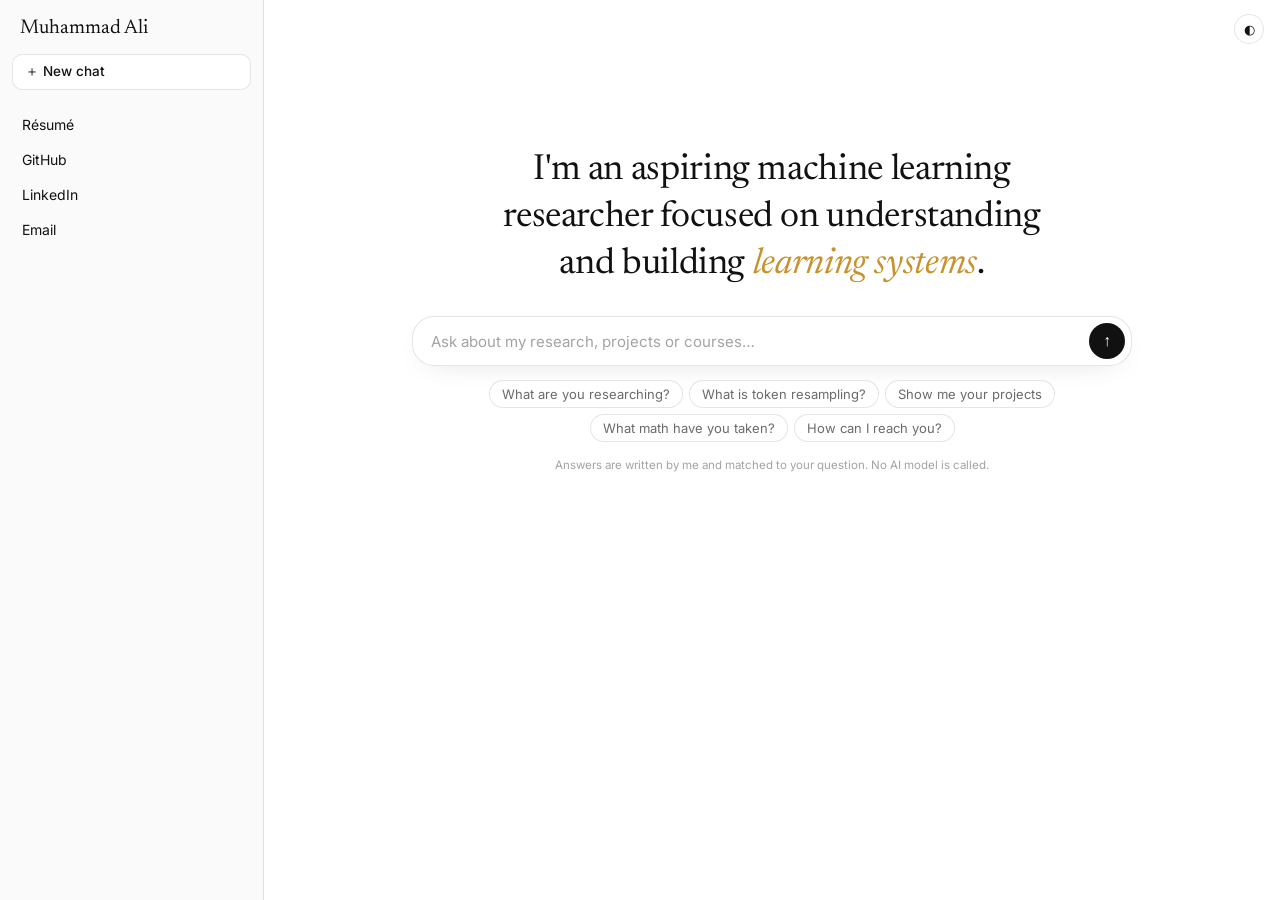
<file: index.html>
<!doctype html>
<html lang="en">
<head>
<meta charset="utf-8">
<meta name="viewport" content="width=device-width,initial-scale=1">
<title>Muhammad Ali</title>
<meta name="description" content="Muhammad Ali — machine learning research at William & Mary. Ask about my research, projects and coursework.">
<link rel="preconnect" href="https://fonts.googleapis.com">
<link rel="preconnect" href="https://fonts.gstatic.com" crossorigin>
<link href="https://fonts.googleapis.com/css2?family=Newsreader:ital,opsz,wght@0,6..72,400;1,6..72,400&family=Inter:wght@400;500&display=swap" rel="stylesheet">
<style>
:root{
  --bg:#ffffff; --card:#ffffff; --ink:#111111; --muted:#6b6b6b; --faint:#a3a3a3;
  --line:rgba(0,0,0,.1); --bubble:#f2f2f2; --side:#fafafa;
  --accent:199,146,46;
  --serif:"Newsreader",Georgia,serif; --sans:"Inter",system-ui,sans-serif;
}
@media (prefers-color-scheme: dark){
  :root:not([data-theme="light"]){ --bg:#0b0b0b; --card:#161616; --ink:#f2f2f2; --muted:#9a9a9a; --faint:#5f5f5f; --line:rgba(255,255,255,.12); --bubble:#1e1e1e; --side:#101010; }
}
:root[data-theme="dark"]{ --bg:#0b0b0b; --card:#161616; --ink:#f2f2f2; --muted:#9a9a9a; --faint:#5f5f5f; --line:rgba(255,255,255,.12); --bubble:#1e1e1e; --side:#101010; }
*{box-sizing:border-box}
html,body{height:100%;margin:0;overflow:hidden}
body{background:var(--bg);color:var(--ink);font:15px/1.6 var(--sans);-webkit-font-smoothing:antialiased;
  display:grid;grid-template-columns:264px minmax(0,1fr);height:100vh;height:100dvh}
a{color:inherit}
.icon-btn{border:1px solid var(--line);background:var(--card);color:var(--ink);border-radius:999px;width:30px;height:30px;cursor:pointer;font-size:13px;flex:none}

/* sidebar: a table of contents styled like saved conversations */
.side{display:flex;flex-direction:column;min-height:0;background:var(--side);border-right:1px solid var(--line);padding:18px 12px 14px}
.brand{font:400 20px var(--serif);text-decoration:none;padding:0 8px}
.new{margin:16px 0 18px;display:flex;align-items:center;gap:8px;width:100%;font:500 13.5px var(--sans);color:var(--ink);background:var(--card);border:1px solid var(--line);border-radius:10px;padding:8px 12px;cursor:pointer}
.new:hover{border-color:var(--ink)}
.links{display:flex;flex-direction:column;gap:2px}
/* styled like a list of previous chats: one plain line each, highlight on hover */
.link-item{display:block;font:400 14px var(--sans);color:var(--ink);text-decoration:none;border-radius:8px;padding:8px 10px;
  white-space:nowrap;overflow:hidden;text-overflow:ellipsis}
.link-item:hover{background:var(--bubble)}
.menu-btn{display:none}
.theme-btn{position:absolute;top:14px;right:16px;z-index:2}

.main{position:relative;display:grid;grid-template-rows:auto minmax(0,1fr) auto;min-height:0;min-width:0}
.col{width:min(720px,100% - 32px);margin:0 auto}
.main h1{font:400 clamp(18px,2vw,26px)/1.3 var(--serif);letter-spacing:-.01em;margin:24px auto 0;padding:0 36px;text-wrap:balance;text-align:center}
h1 em{color:rgb(var(--accent));transition:color .6s}

/* before the first question: headline, box and suggestions sit together, centered on the page */
body.empty .main{grid-template-rows:1fr auto 1.3fr}
body.empty .log{display:none}
body:not(.empty) .chips{display:none}   /* the sidebar covers navigation once the chat has started */
body.empty h1{align-self:end;font-size:clamp(24px,3vw,36px);margin-bottom:28px}
body.empty .chips{order:2;flex-wrap:wrap;justify-content:center;padding:14px 0 0}
body.empty .note{order:3;margin-top:14px}
.dock{display:flex;flex-direction:column}
.log{animation:fade .4s both}
@keyframes fade{from{opacity:0}}
.tag{font:500 11px var(--sans);letter-spacing:.08em;text-transform:uppercase;margin-bottom:4px}

.log{overflow-y:auto;padding:24px 0 12px;display:flex;flex-direction:column;gap:18px;scrollbar-width:thin}
.msg{font-size:15px;line-height:1.65}
.msg.user{align-self:flex-end;background:var(--bubble);padding:8px 14px;border-radius:18px;max-width:80%}
.msg p{margin:0 0 8px}
.msg p:last-child{margin-bottom:0}
.msg .k{color:var(--muted)}
.caret::after{content:"▍";color:var(--faint);animation:blink .8s infinite;margin-left:1px}
@keyframes blink{50%{opacity:.2}}
.msg a.link{color:rgb(var(--accent));text-underline-offset:3px}

.dock{padding:0 0 14px}
.chips{display:flex;gap:6px;overflow-x:auto;padding-bottom:10px;scrollbar-width:none}
.chips::-webkit-scrollbar{display:none}
.suggest{display:flex;flex-wrap:wrap;gap:6px;margin-top:10px}
.chip{flex:none;font:400 13px var(--sans);color:var(--muted);background:var(--card);border:1px solid var(--line);border-radius:999px;padding:5px 12px;cursor:pointer}
.chip:hover{color:var(--ink);border-color:var(--ink)}
form{display:flex;align-items:center;gap:8px;background:var(--card);border:1px solid var(--line);border-radius:22px;padding:6px 6px 6px 18px;box-shadow:0 8px 30px -18px rgba(0,0,0,.25)}
form:focus-within{border-color:var(--ink)}
input{flex:1;min-width:0;border:0;outline:0;background:transparent;color:var(--ink);font:400 15px var(--sans);padding:8px 0}
input::placeholder{color:var(--faint)}
form button{width:36px;height:36px;border-radius:50%;border:0;background:var(--ink);color:var(--bg);font-size:16px;cursor:pointer}
form button:disabled{opacity:.3;cursor:default}
.note{text-align:center;font-size:11.5px;color:var(--faint);margin-top:8px}

.cand{color:rgba(var(--accent),.6)}   /* a briefly sampled alternative word */

@media (max-width:760px){
  body{grid-template-columns:minmax(0,1fr)}
  .side{position:fixed;inset:0 auto 0 0;width:min(290px,86vw);z-index:5;transform:translateX(-100%);transition:transform .25s}
  body.nav-open .side{transform:none;box-shadow:0 0 40px rgba(0,0,0,.2)}
  .menu-btn{display:grid;place-items:center;position:absolute;top:12px;left:12px;z-index:2}
  .main h1{margin-top:54px;font-size:17px}
  body.empty h1{font-size:22px}
}
@media (prefers-reduced-motion: reduce){*{animation:none!important;transition:none!important}}
</style>
</head>
<body class="empty">

<aside class="side" id="side">
  <a class="brand" href="./">Muhammad Ali</a>
  <button class="new" id="new" type="button">＋ New chat</button>
  <nav class="links" aria-label="Links">
    <a class="link-item" href="https://mvhammad.github.io/assets/resume/Muhammad_Ali_Resume.pdf" target="_blank" rel="noopener">Résumé</a>
    <a class="link-item" href="https://github.com/mvhammad" target="_blank" rel="noopener">GitHub</a>
    <a class="link-item" href="https://www.linkedin.com/in/muhammad-ali-544477187/" target="_blank" rel="noopener">LinkedIn</a>
    <a class="link-item" href="mailto:maali@wm.edu">Email</a>
  </nav>
</aside>

<div class="main">
<button class="icon-btn menu-btn" id="menu" type="button" aria-label="Open menu">☰</button>
<button class="icon-btn theme-btn" id="theme" type="button" aria-label="Toggle dark mode" title="Toggle theme">◐</button>

<h1 class="col">I'm an aspiring machine learning researcher focused on understanding and building <em>learning systems</em>.</h1>

<main class="log col" id="log" aria-live="polite"></main>

<div class="dock col">
  <div class="chips" id="chips"></div>
  <form id="ask">
    <input id="q" autocomplete="off" placeholder="Ask about my research, projects or courses…" aria-label="Ask a question">
    <button id="send" aria-label="Send">↑</button>
  </form>
  <div class="note">Answers are written by me and matched to your question. No AI model is called.</div>
</div>
</div>

<script>
/* ============ CONTENT — edit everything here ============ */
const COLORS = { research:[199,146,46], projects:[185,121,102], math:[138,122,154], cs:[111,135,150] };

const RESUME = "https://mvhammad.github.io/assets/resume/Muhammad_Ali_Resume.pdf";

// Each topic: keywords that trigger it, its color, and the answer (one string per paragraph).
// Details live on the résumé; answers summarize and point there.
const TOPICS = [
  { id:"resampling", color:"research",
    keys:["resampling","resample","token","tokens","sampling","ppot","probabilistic","inference","autoregressive"],
    answer:["Through my SEMERU research, I study Probabilistic Programs of Thought (PPoT), which gets more program samples from fewer LLM forward passes by resampling saved next-token distributions.",
            "The open question is when that shortcut is safe: PPoT assumes changing one token barely shifts the distributions after it, and I'm testing when that independence approximation holds."] },
  { id:"interventions", color:"projects",
    keys:["intervention","interventions","jensen","shannon","divergence","qwen","gsm8k","regression","predict","predicting","prediction","swap","swaps","learning"],
    answer:["My Statistical Learning project (MATH 455/555, Fall 2026) asks whether observable features of a single token intervention can predict how far an LLM’s later next-token distributions shift.",
            "I measured that shift as Jensen-Shannon divergence after a controlled token swap in Qwen2.5-Coder-0.5B on a GSM8K problem, and I’m modeling it with regularized regression, tree ensembles and cross-validation."] },
  { id:"graph", color:"projects",
    keys:["graph","graphs","theory","dependency","dependencies","monorepo","medusa","centrality","betweenness","scc","repository","repo","agent","agents","coding"],
    answer:["My Graph Theory project (MATH 332, Fall 2026) models the Medusa e-commerce monorepo as a dependency graph: each source file is a vertex, with an edge to every file it imports.",
            "I’m using betweenness centrality, strongly connected components and cut vertices to find structural bottlenecks, toward a broader question: can a repository’s dependency graph give LLM coding agents context that text similarity can’t?"] },
  { id:"bear", color:"projects",
    keys:["bear","bears","wildlife","kenai","classifier","resnet","image","vision","camera","cv"],
    answer:["For my Neural Networks course (CSCI 446/546), I built an image classifier that tells individual brown bears apart in camera-trap footage from Kenai National Wildlife Refuge.",
            "I fine-tuned an ImageNet-pretrained ResNet-50 with data augmentation, and grouped five-fold cross-validation by source video so near-identical frames couldn't leak between training and validation. Built with Python and TensorFlow/Keras."] },
  { id:"homology", color:"projects",
    keys:["homology","topology","topological","tda","persistent","manifold","vietoris","rips"],
    answer:["For CSCI 476/576, I studied how well persistent homology recovers the topology of a sinusoidal manifold from a finite, noisy sample.",
            "I generated point clouds with varying sample sizes, noise levels and sampling distributions, built Vietoris–Rips filtrations, and separated real topological structure from artifacts of sampling and noise, while tracking runtime and memory for reproducibility."] },
  { id:"site", color:"projects",
    keys:["website","site","page","chat","chatbot","portfolio"],
    answer:["This site is hand-built HTML, CSS and JavaScript on GitHub Pages. The chat matches your question against answers I wrote, so it can't make anything up about me."] },
  { id:"research", color:"research",
    keys:["research","researching","lab","semeru","llm","llms","language","generation","reasoning","poshyvanyk","working","paper","experience","ml","ai","machine"],
    answer:["I'm an undergraduate research assistant in the SEMERU Research Group at William & Mary, working with Prof. Denys Poshyvanyk on large language models and AI for software engineering.",
            "I'm studying probabilistic approaches to LLM reasoning and generation, including token-level sampling and autoregressive dependencies."] },
  { id:"projects", color:"projects",
    keys:["project","projects","built","build","made","work"],
    answer:["What I’ve worked on, newest first:",
            "PPoT research (in progress): when saved next-token distributions can stand in for new LLM forward passes.",
            "Token Intervention Prediction (Statistical Learning, Fall 2026): predicting how far a token swap shifts an LLM’s later distributions.",
            "Monorepo Dependency Graphs (Graph Theory, Fall 2026): the structure of a large codebase as a graph, for LLM coding agents.",
            "Persistent Homology of Manifolds (Spring 2026): how well topology survives finite, noisy sampling.",
            "Individual Bear Classification (Fall 2025): telling brown bears apart in camera-trap footage with a fine-tuned ResNet-50.",
            `Ask about any of them, or see my [résumé](${RESUME}).`] },
  { id:"math", color:"math",
    keys:["math","mathematics","analysis","probability","statistics","statistical","algebra","graph","measure","proof","proofs","theory"],
    answer:["My math centers on probability, statistics, analysis and linear algebra: Real Analysis, Abstract Linear Algebra, Probability, Mathematical Statistics, Statistical Learning and Graph Theory & Applications, with Measure Theory planned.",
            `The full list is on my [résumé](${RESUME}).`] },
  { id:"cs", color:"cs",
    keys:["cs","computer","algorithm","algorithms","programming","software","neural","network","networks","geometry","engineering","mining"],
    answer:["On the computer science side: Fundamentals of AI/ML, Neural Networks, High-Dimensional Geometry of Data and Software Engineering, with Data Mining, Large Language Models and Generative AI for Software Development planned.",
            `The full list is on my [résumé](${RESUME}).`] },
  { id:"current", color:"research",
    keys:["semester","now","currently","taking","fall","this"],
    answer:[`Right now I’m focused on my SEMERU research, a Statistical Learning project on token interventions in LLMs, and a Graph Theory project on software dependency graphs. My coursework is on my [résumé](${RESUME}).`] },
  { id:"planned", color:"research",
    keys:["next","spring","plan","planned","planning","future"],
    answer:["Next I plan to take Measure Theory, Data Mining, Large Language Models and Generative AI for Software Development."] },
  { id:"education", color:"research",
    keys:["school","college","university","major","degree","study","studying","william","mary","education","courses","classes","coursework"],
    answer:["I'm studying for a B.S. in Computational & Applied Mathematics & Statistics at William & Mary.",
            `Ask about my math or computer science coursework, or see the full list on my [résumé](${RESUME}).`] },
  { id:"skills", color:"cs",
    keys:["skill","skills","languages","python","tools","stack","tech","library","libraries","tensorflow","keras","numpy","pandas","know"],
    answer:["Languages: Python, R, TypeScript and LaTeX.",
            "Tools: Git, GitHub, VS Code, Jupyter and Linux/WSL.",
            "ML and data: NumPy, pandas, Matplotlib, scikit-learn and TensorFlow/Keras."] },
  { id:"contact", color:"research",
    keys:["contact","email","reach","hire","hiring","linkedin","connect","talk","touch","resume","cv","résumé"],
    answer:[`Email is best: [maali@wm.edu](mailto:maali@wm.edu). I'm also on [LinkedIn](https://www.linkedin.com/in/muhammad-ali-544477187/) and [GitHub](https://github.com/mvhammad), and my [résumé](${RESUME}) has everything in one page, with links to my projects.`] },
  { id:"intro", color:"research",
    keys:["who","yourself","hi","hello","hey","background","introduce","muhammad"],
    answer:["I'm Muhammad Ali, a Computational & Applied Mathematics & Statistics student at William & Mary and an undergraduate researcher working on large language models.",
            "Ask about my research, projects, coursework or skills."] },
];
const FALLBACK = ["I only know about my own research, projects, coursework and skills. Try one of these:"];
// The small colored label above each answer.
const TAGS = { resampling:"Research", interventions:"Projects", graph:"Projects", bear:"Projects", homology:"Projects", site:"Projects", projects:"Projects", research:"Research",
  math:"Mathematics", cs:"Computer Science", current:"Coursework", planned:"Coursework", education:"Education",
  skills:"Skills", contact:"Contact", intro:"About" };
const CHIPS = ["What are you researching?","What is token resampling?","Show me your projects","What math have you taken?","How can I reach you?"];

/* ============ MATCHING ============ */
// shortcut: keyword overlap, not real understanding; swap in an embedding or LLM backend if visitors ask things it misses
const norm = w => w.length > 3 ? w.replace(/s$/,"") : w;
// true when a and b differ by at most one inserted, deleted or changed letter ("reserch" ~ "research")
function near(a, b){
  if (Math.abs(a.length - b.length) > 1) return false;
  let i = 0, j = 0, edits = 0;
  while (i < a.length && j < b.length){
    if (a[i] === b[j]){ i++; j++; continue; }
    if (++edits > 1) return false;
    if (a.length > b.length) i++; else if (a.length < b.length) j++; else { i++; j++; }
  }
  return edits + (a.length - i) + (b.length - j) <= 1;
}
function pick(q){
  const words = [...new Set((q.toLowerCase().match(/[a-zé0-9+#]+/g) || []).map(norm))];
  // typos only on words of 6+ letters: shorter ones collide too easily ("taken" ~ "token")
  const hit = k => words.includes(k) || (k.length >= 6 && words.some(w => w.length >= 6 && near(w, k)));
  let best = null, top = 0;
  for (const t of TOPICS){
    const s = [...new Set(t.keys.map(norm))].filter(hit).length;
    if (s > top){ best = t; top = s; }   // ties go to the earlier, more specific topic
  }
  return best;
}
console.assert(pick("What are you researching?").id==="research", "research");
console.assert(pick("Tell me about the bear project").id==="bear", "bear");
console.assert(pick("What math have you taken?").id==="math", "math");
console.assert(pick("What are you taking this semester?").id==="current", "current");
console.assert(pick("Who are you?").id==="intro", "intro");
console.assert(pick("asdf qwerty")===null, "fallback");
console.assert(pick("Do you like cats?")===null, "no stray intro match");
console.assert(pick("Tell me about your ML experience").id==="research", "ml");
console.assert(pick("reserch experience").id==="research", "typo");
console.assert(pick("What mathematics courses?").id==="math", "math over education");
console.assert(pick("What is token resampling?").id==="resampling", "resampling");
console.assert(pick("Tell me about PPoT").id==="resampling", "ppot");
console.assert(pick("What is your statistical learning project?").id==="interventions", "statistical learning project");
console.assert(pick("Tell me about the graph theory project").id==="graph", "graph theory project");
console.assert(pick("How do coding agents use dependency graphs?").id==="graph", "dependency graphs");
console.assert(pick("Show me your projects").id==="projects", "projects list");
console.assert(pick("What computer science have you taken?").id==="cs", "cs");
console.assert(pick("Tell me about your ML experience").id==="research", "ml still research");
/* ============ CHAT ============ */
const log = document.getElementById("log"), input = document.getElementById("q"), send = document.getElementById("send");
const reduceMotion = matchMedia("(prefers-reduced-motion: reduce)").matches;
const sleep = ms => new Promise(r=>setTimeout(r, reduceMotion ? 0 : ms));
const esc = s => s.replace(/[&<>"]/g, c=>({"&":"&amp;","<":"&lt;",">":"&gt;",'"':"&quot;"}[c]));
const fmt = s => esc(s).replace(/\[([^\]]+)\]\(([^)]+)\)/g, (_,t,h)=>`<a class="link" href="${h}"${/^https?:/.test(h)?' target="_blank" rel="noopener"':""}>${t}</a>`);
const setAccent = rgb => document.documentElement.style.setProperty("--accent", rgb.join(","));
let busy = false;

function add(cls){ const d = document.createElement("div"); d.className = "msg " + cls; log.appendChild(d); return d; }
async function stream(el, paras){
  for (const para of paras){
    const p = document.createElement("p"); p.className = "caret"; el.appendChild(p);
    const plain = para.replace(/\[([^\]]+)\]\([^)]+\)/g, "$1");   // type the link text, then swap in the real links
    const pool = plain.match(/[A-Za-z]{4,}/g) || [];
    let acc = "";
    for (const tok of plain.match(/\S+\s*/g)){
      // like token sampling: some words briefly show a candidate from the same answer before the chosen one lands
      if (!reduceMotion && pool.length && Math.random() < 0.3){
        p.innerHTML = esc(acc) + `<span class="cand">${esc(pool[Math.random()*pool.length|0])}</span>`;
        await sleep(45);
      }
      acc += tok; p.textContent = acc; log.scrollTop = log.scrollHeight; await sleep(5 + Math.random()*10);
    }
    p.classList.remove("caret"); p.innerHTML = fmt(para);
  }
}
async function ask(q){
  q = q.trim(); if (!q || busy) return;
  busy = true; send.disabled = true; input.value = "";
  document.body.classList.remove("empty", "nav-open");
  add("user").textContent = q;
  const t = pick(q);
  if (t) setAccent(COLORS[t.color]);
  const bot = add("bot");
  if (t){
    const tag = document.createElement("div"); tag.className = "tag";
    tag.textContent = TAGS[t.id]; tag.style.color = `rgb(${COLORS[t.color]})`; bot.appendChild(tag);
  }
  await sleep(250);
  await stream(bot, t ? (typeof t.answer === "function" ? t.answer() : t.answer) : FALLBACK);
  if (!t){   // the suggestion row is hidden once a chat starts, so offer the suggestions inside the reply
    const row = document.createElement("div"); row.className = "suggest";
    for (const c of CHIPS){
      const b = document.createElement("button"); b.type = "button"; b.className = "chip"; b.textContent = c;
      b.onclick = ()=>ask(c); row.appendChild(b);
    }
    bot.appendChild(row); log.scrollTop = log.scrollHeight;
  }
  busy = false; send.disabled = false; input.focus({ preventScroll:true });
}

document.getElementById("ask").addEventListener("submit", e=>{ e.preventDefault(); ask(input.value); });
const chipsEl = document.getElementById("chips");
for (const c of CHIPS){
  const b = document.createElement("button"); b.type = "button"; b.className = "chip"; b.textContent = c;
  b.onclick = ()=>ask(c); chipsEl.appendChild(b);
}

document.getElementById("new").onclick = ()=>{
  if (busy) return;
  log.innerHTML = ""; document.body.classList.add("empty"); document.body.classList.remove("nav-open");
  setAccent(COLORS.research);
  input.focus({ preventScroll:true });
};
document.getElementById("menu").onclick = ()=>document.body.classList.toggle("nav-open");
document.querySelector(".main").addEventListener("click", e=>{ if (e.target.id !== "menu") document.body.classList.remove("nav-open"); });

const root = document.documentElement;
document.getElementById("theme").onclick = ()=>{
  const dark = root.dataset.theme ? root.dataset.theme==="dark" : matchMedia("(prefers-color-scheme: dark)").matches;
  root.dataset.theme = dark ? "light" : "dark";
};
</script>
</body>
</html>
</file>
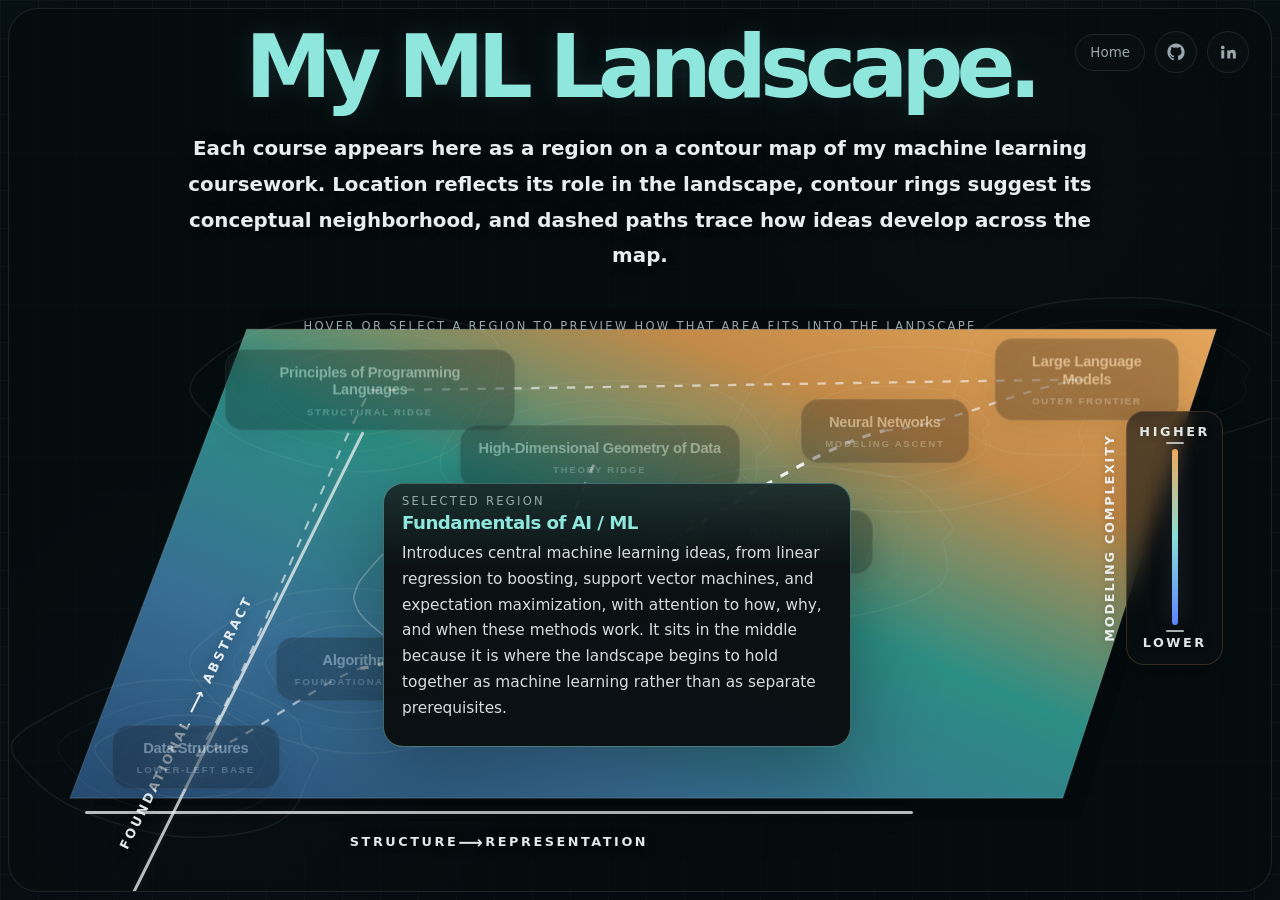
<file: ml-landscape.html>
<!DOCTYPE html>
<html lang="en">
  <head>
    <meta charset="UTF-8" />
    <meta name="viewport" content="width=device-width, initial-scale=1.0" />
    <title>Machine Learning | Pre-3D Recovery</title>
    <style>
      :root {
        color-scheme: dark;
        --bg: #071014;
        --panel: rgba(10, 16, 18, 0.82);
        --panel-strong: rgba(10, 16, 18, 0.94);
        --border: rgba(223, 231, 234, 0.1);
        --line: rgba(223, 231, 234, 0.14);
        --text: #edf3f4;
        --muted: #9aa8ae;
        --accent: #8fe6dd;
        --grid: rgba(220, 232, 235, 0.035);
        --shadow: 0 24px 80px rgba(0, 0, 0, 0.34);
      }

      * {
        box-sizing: border-box;
      }

      body {
        margin: 0;
        min-height: 100vh;
        background:
          radial-gradient(circle at 18% 82%, rgba(95, 131, 255, 0.08), transparent 22%),
          radial-gradient(circle at 49% 52%, rgba(56, 191, 178, 0.08), transparent 22%),
          radial-gradient(circle at 78% 20%, rgba(211, 154, 83, 0.08), transparent 20%),
          var(--bg);
        color: var(--text);
        font-family: Inter, ui-sans-serif, system-ui, -apple-system, BlinkMacSystemFont, "Segoe UI", sans-serif;
      }

      body::before {
        content: "";
        position: fixed;
        inset: 0;
        pointer-events: none;
        background-image:
          linear-gradient(var(--grid) 1px, transparent 1px),
          linear-gradient(90deg, var(--grid) 1px, transparent 1px);
        background-size: 38px 38px;
      }

      .page {
        position: relative;
        width: 100vw;
        min-height: 100vh;
        padding: 8px;
      }

      .frame {
        position: relative;
        min-height: calc(100vh - 16px);
        border: 1px solid var(--border);
        border-radius: 30px;
        background: rgba(6, 12, 14, 0.76);
        box-shadow: var(--shadow);
        overflow: hidden;
      }

      .terrain-svg {
        position: absolute;
        inset: 0;
        width: 100%;
        height: 100%;
      }

      .terrain-shadow {
        fill: rgba(0, 0, 0, 0.2);
      }

      .terrain-plane {
        fill: url(#terrainFill);
        opacity: 0.97;
        stroke: rgba(223, 231, 234, 0.14);
        stroke-width: 1.2;
      }

      .contour-group {
        transition: opacity 160ms ease, filter 160ms ease;
      }

      .contour-group.dimmed {
        opacity: 0.36;
      }

      .contour-group.active {
        opacity: 1;
        filter: drop-shadow(0 0 6px rgba(255, 255, 255, 0.08));
      }

      .contour-group .local-contour {
        fill: none;
        stroke: rgba(214, 222, 226, 0.12);
        stroke-width: 1.05;
      }

      .contour-group .local-contour.major {
        stroke: rgba(214, 222, 226, 0.2);
        stroke-width: 1.35;
      }

      .contour-group.active .local-contour {
        stroke: rgba(229, 236, 240, 0.2);
      }

      .contour-group.active .local-contour.major {
        stroke: rgba(239, 244, 247, 0.34);
      }

      .path-line {
        fill: none;
        stroke: rgba(245, 248, 250, 0.62);
        stroke-width: 2;
        stroke-dasharray: 8 9;
        transition: stroke 160ms ease, stroke-width 160ms ease;
      }

      .path-line.active {
        stroke: rgba(255, 255, 255, 1);
        stroke-width: 2.8;
      }

      .overlay {
        position: absolute;
        inset: 0;
        z-index: 5;
      }

      .hero {
        position: absolute;
        top: 18px;
        left: 50%;
        transform: translateX(-50%);
        width: min(940px, calc(100% - 320px));
        text-align: center;
        z-index: 8;
      }

      .page-title {
        margin: 0;
        font-size: clamp(4rem, 6.8vw, 7rem);
        line-height: 0.92;
        letter-spacing: -0.08em;
        font-weight: 760;
        color: var(--active-accent, var(--accent));
        text-shadow: 0 0 24px var(--active-accent-soft, rgba(143, 230, 221, 0.08));
        transition: color 160ms ease, text-shadow 160ms ease;
      }

      .page-copy {
        margin: 24px auto 0;
        max-width: 72ch;
        color: rgba(237, 243, 244, 0.98);
        line-height: 1.8;
        font-size: 1.24rem;
        font-weight: 650;
        text-shadow: 0 0 18px rgba(0, 0, 0, 0.22);
      }

      .top-actions {
        position: absolute;
        top: 22px;
        right: 22px;
        display: flex;
        align-items: center;
        gap: 10px;
        z-index: 9;
      }

      .top-link,
      .icon-link {
        display: inline-flex;
        align-items: center;
        justify-content: center;
        border: 1px solid var(--border);
        background: var(--panel);
        color: var(--muted);
        text-decoration: none;
        backdrop-filter: blur(12px);
        transition: border-color 160ms ease, color 160ms ease, transform 160ms ease, background 160ms ease;
      }

      .top-link {
        padding: 10px 14px;
        border-radius: 999px;
        font-size: 0.84rem;
      }

      .icon-link {
        width: 42px;
        height: 42px;
        border-radius: 999px;
      }

      .top-link:hover,
      .icon-link:hover,
      .top-link:focus-visible,
      .icon-link:focus-visible {
        border-color: rgba(143, 230, 221, 0.52);
        color: var(--accent);
        transform: translateY(-1px);
        outline: none;
      }

      .icon-link svg {
        width: 18px;
        height: 18px;
        fill: currentColor;
      }

      .map-note,
      .region-sub,
      .detail-kicker {
        color: var(--muted);
        font-size: 0.72rem;
        text-transform: uppercase;
        letter-spacing: 0.2em;
      }

      .map-note {
        position: absolute;
        left: 50%;
        top: 310px;
        transform: translateX(-50%);
        white-space: nowrap;
      }

      .axis-text-x,
      .axis-text-y,
      .elevation-top,
      .elevation-bottom,
      .elevation-label {
        text-transform: uppercase;
        letter-spacing: 0.2em;
        font-size: 0.8rem;
      }

      .axis-arrow {
        font-size: 1.34em;
        line-height: 0;
        vertical-align: -0.06em;
        font-weight: 800;
      }

      .axis-x,
      .axis-y {
        position: absolute;
        z-index: 7;
        pointer-events: none;
      }

      .axis-x {
        left: 76px;
        right: 358px;
        bottom: 42px;
        display: flex;
        flex-direction: column;
        gap: 0;
        align-items: center;
        justify-content: flex-end;
      }

      .axis-y {
        left: 36px;
        top: 1000px;
        width: 678px;
        height: 44px;
        display: flex;
        flex-direction: column;
        gap: 20px;
        justify-content: center;
        align-items: center;
        transform: rotate(-63.5deg);
        transform-origin: left center;
      }

      .axis-line-x,
      .axis-line-y {
        width: 100%;
        height: 3px;
        border-radius: 999px;
        background: rgba(237, 243, 244, 0.76);
        box-shadow: 0 0 10px rgba(255, 255, 255, 0.08);
      }

      .axis-line-x {
        order: 1;
      }

      .axis-text-x {
        color: rgba(237, 243, 244, 0.96);
        text-align: center;
        font-weight: 680;
        text-shadow: 0 0 12px rgba(0, 0, 0, 0.25);
        width: 100%;
        order: 2;
        margin-top: 20px;
        display: flex;
        justify-content: center;
        align-items: center;
      }

      .axis-text-y-wrap {
        display: flex;
        align-items: center;
        justify-content: center;
        width: 100%;
      }

      .axis-text-y {
        color: rgba(237, 243, 244, 0.96);
        font-weight: 680;
        text-align: center;
        text-shadow: 0 0 12px rgba(0, 0, 0, 0.25);
        width: 100%;
      }

      .elevation-key {
        position: absolute;
        right: 48px;
        top: 60%;
        transform: translateY(-50%);
        display: flex;
        flex-direction: column;
        align-items: center;
        gap: 10px;
        z-index: 8;
        padding: 12px 12px 14px;
        border: 1px solid rgba(236, 170, 93, 0.2);
        border-radius: 18px;
        background: rgba(10, 16, 18, 0.62);
        backdrop-filter: blur(10px);
        box-shadow: 0 10px 28px rgba(0, 0, 0, 0.2);
      }

      .elevation-line {
        position: relative;
        width: 6px;
        height: 176px;
        border-radius: 999px;
        background: linear-gradient(180deg, rgba(236, 170, 93, 1), rgba(143, 230, 221, 0.96), rgba(95, 131, 255, 1));
        box-shadow: 0 0 22px rgba(236, 170, 93, 0.16), 0 0 22px rgba(95, 131, 255, 0.16);
      }

      .elevation-line::before,
      .elevation-line::after {
        content: "";
        position: absolute;
        left: 50%;
        width: 18px;
        height: 2px;
        border-radius: 999px;
        background: rgba(237, 243, 244, 0.7);
        transform: translateX(-50%);
      }

      .elevation-line::before {
        top: -7px;
      }

      .elevation-line::after {
        bottom: -7px;
      }

      .elevation-top,
      .elevation-bottom {
        white-space: nowrap;
        color: rgba(237, 243, 244, 0.94);
        font-weight: 700;
        text-shadow: 0 0 10px rgba(0, 0, 0, 0.25);
      }

      .elevation-label {
        position: absolute;
        right: 8px;
        top: 50%;
        transform: translateY(-50%) rotate(-90deg);
        transform-origin: center;
        white-space: nowrap;
        color: rgba(237, 243, 244, 0.96);
        font-weight: 700;
        letter-spacing: 0.14em;
        text-shadow: 0 0 10px rgba(0, 0, 0, 0.25);
      }

      .region-button {
        position: absolute;
        transform: translate(-50%, -50%);
        padding: 14px 18px 13px;
        min-width: 168px;
        max-width: 290px;
        border-radius: 18px;
        border: 1px solid rgba(220, 232, 235, 0.16);
        background: rgba(10, 16, 18, 0.74);
        color: var(--text);
        text-align: center;
        cursor: pointer;
        transition: transform 160ms ease, border-color 160ms ease, background-color 160ms ease, opacity 160ms ease, box-shadow 160ms ease;
        backdrop-filter: blur(12px);
        box-shadow: 0 8px 24px rgba(0, 0, 0, 0.18);
        z-index: 7;
      }

      .region-button:hover,
      .region-button.active {
        transform: translate(-50%, calc(-50% - 4px));
        border-color: rgba(143, 230, 221, 0.56);
        background: rgba(143, 230, 221, 0.14);
        box-shadow: 0 10px 28px rgba(0, 0, 0, 0.24), 0 0 0 1px rgba(143, 230, 221, 0.12) inset;
      }

      .region-button.dimmed {
        opacity: 0.36;
      }

      .region-name {
        display: block;
        font-size: 0.92rem;
        line-height: 1.18;
        font-weight: 700;
        letter-spacing: -0.02em;
        color: rgba(237, 243, 244, 0.98);
      }

      .region-sub {
        display: block;
        margin-top: 8px;
        font-size: 0.6rem;
        line-height: 1;
        font-weight: 700;
        letter-spacing: 0.18em;
        color: rgba(154, 168, 174, 0.96);
      }

      .selected-region {
        position: absolute;
        right: 420px;
        bottom: 144px;
        width: 468px;
        padding: 10px 18px 9px;
        border: 1px solid var(--selected-line, rgba(143, 230, 221, 0.28));
        border-radius: 20px;
        background: linear-gradient(180deg, var(--selected-glow, rgba(143, 230, 221, 0.08)), rgba(10, 16, 18, 0.94) 32%), var(--panel-strong);
        box-shadow: var(--shadow);
        z-index: 7;
      }

      .selected-title {
        margin-top: 4px;
        font-size: 1.14rem;
        line-height: 1.24;
        letter-spacing: -0.03em;
        font-weight: 700;
        color: var(--selected-title, var(--accent));
      }

      .selected-body {
        margin-top: 6px;
        color: rgba(237, 243, 244, 0.9);
        line-height: 1.68;
        font-size: 0.96rem;
      }

      @media (max-width: 1100px) {
        .hero {
          width: min(860px, calc(100% - 300px));
        }

        .axis-x {
          left: 68px;
          right: 326px;
          bottom: 42px;
        }

        .axis-y {
          left: 24px;
          top: 1000px;
          width: 678px;
        }

        .elevation-key {
          right: 36px;
          top: 60%;
        }

        .selected-region {
          width: 404px;
        }
      }

      @media (max-width: 920px) {
        .hero {
          width: calc(100% - 56px);
        }

        .top-actions {
          top: 18px;
          right: 18px;
        }

        .map-note {
          top: 344px;
          white-space: normal;
          text-align: center;
          max-width: 60ch;
        }

        .axis-x {
          left: 60px;
          right: 306px;
          bottom: 42px;
        }

        .axis-y {
          left: 18px;
          top: 1000px;
          width: 678px;
        }

        .elevation-key {
          right: 26px;
          top: 60%;
        }

        .region-button {
          min-width: 152px;
          max-width: 250px;
          padding: 12px 15px 11px;
        }

        .region-name {
          font-size: 0.84rem;
        }

        .region-sub {
          font-size: 0.56rem;
        }
      }

      @media (max-width: 820px) {
        .top-actions {
          position: static;
          justify-content: center;
          margin-top: 18px;
        }

        .hero {
          top: 20px;
          width: calc(100% - 36px);
        }

        .map-note {
          top: 380px;
        }

        .axis-y,
        .elevation-key {
          display: none;
        }
      }

      @media (max-width: 720px) {
        .page {
          padding: 4px;
        }

        .frame {
          min-height: calc(100vh - 8px);
          border-radius: 24px;
        }

        .selected-region {
          left: 18px;
          right: 18px;
          bottom: 18px;
          width: auto;
        }

        .axis-x {
          left: 18px;
          right: 18px;
          bottom: 18px;
        }
      }
    </style>
  </head>
  <body>
    <main class="page">
      <div class="frame">
        <svg id="terrainSvg" class="terrain-svg" viewBox="0 0 1200 760" preserveAspectRatio="none" aria-hidden="true">
          <defs>
            <linearGradient id="terrainFill" x1="0%" y1="100%" x2="100%" y2="0%">
              <stop offset="0%" stop-color="#284c74"></stop>
              <stop offset="26%" stop-color="#3a7199"></stop>
              <stop offset="52%" stop-color="#2e9388"></stop>
              <stop offset="76%" stop-color="#ca8f4b"></stop>
              <stop offset="100%" stop-color="#ecaa5d"></stop>
            </linearGradient>
          </defs>

          <polygon class="terrain-shadow" points="74,700 1018,700 1168,258 242,258"></polygon>
          <polygon class="terrain-plane" points="58,680 1002,680 1148,276 226,276"></polygon>

          <g id="localContours"></g>

          <path id="path-ds-algo" class="path-line"></path>
          <path id="path-ds-pl" class="path-line"></path>
          <path id="path-algo-aiml" class="path-line"></path>
          <path id="path-aiml-dm" class="path-line"></path>
          <path id="path-aiml-nn" class="path-line"></path>
          <path id="path-aiml-hdg" class="path-line"></path>
          <path id="path-pl-llm" class="path-line"></path>
          <path id="path-nn-llm" class="path-line"></path>
        </svg>

        <div class="overlay">
          <div class="hero">
            <h1 class="page-title">My ML Landscape.</h1>
            <p class="page-copy">Each course appears here as a region on a contour map of my machine learning coursework. Location reflects its role in the landscape, contour rings suggest its conceptual neighborhood, and dashed paths trace how ideas develop across the map.</p>
          </div>

          <div class="top-actions">
            <a class="top-link" href="index.html">Home</a>
            <a class="icon-link" href="https://github.com/Mvhammad" target="_blank" rel="noreferrer" aria-label="GitHub" title="GitHub">
              <svg viewBox="0 0 24 24" aria-hidden="true"><path d="M12 .5C5.65.5.5 5.66.5 12.02c0 5.08 3.29 9.39 7.86 10.91.57.11.78-.25.78-.56 0-.28-.01-1.2-.02-2.18-3.2.7-3.88-1.36-3.88-1.36-.52-1.33-1.28-1.68-1.28-1.68-1.05-.72.08-.71.08-.71 1.16.08 1.77 1.2 1.77 1.2 1.03 1.76 2.69 1.25 3.35.96.1-.75.4-1.26.73-1.55-2.55-.29-5.23-1.28-5.23-5.68 0-1.25.45-2.27 1.18-3.07-.12-.29-.51-1.46.11-3.05 0 0 .97-.31 3.17 1.17a10.9 10.9 0 0 1 5.77 0c2.19-1.48 3.16-1.17 3.16-1.17.63 1.59.24 2.76.12 3.05.74.8 1.18 1.82 1.18 3.07 0 4.41-2.69 5.39-5.25 5.67.41.36.78 1.07.78 2.17 0 1.56-.01 2.81-.01 3.19 0 .31.2.68.79.56A11.53 11.53 0 0 0 23.5 12C23.5 5.66 18.35.5 12 .5Z"></path></svg>
            </a>
            <a class="icon-link" href="https://www.linkedin.com/in/muhammad-ali-544477187/" target="_blank" rel="noreferrer" aria-label="LinkedIn" title="LinkedIn">
              <svg viewBox="0 0 24 24" aria-hidden="true"><path d="M4.98 3.5A2.49 2.49 0 1 0 5 8.48 2.49 2.49 0 0 0 4.98 3.5ZM3 9.5h4v11H3v-11Zm7 0h3.84v1.5h.05c.53-1 1.84-2.05 3.79-2.05 4.05 0 4.8 2.66 4.8 6.12v5.43h-4v-4.81c0-1.15-.02-2.62-1.6-2.62-1.61 0-1.86 1.25-1.86 2.54v4.89h-4v-11Z"></path></svg>
            </a>
          </div>

          <div class="map-note">hover or select a region to preview how that area fits into the landscape</div>

          <div class="axis-x" aria-hidden="true">
            <div class="axis-line-x"></div>
            <div class="axis-text-x">structure <span class="axis-arrow">⟶</span> representation</div>
          </div>

          <div class="axis-y" aria-hidden="true">
            <div class="axis-text-y-wrap">
              <div class="axis-text-y">foundational <span class="axis-arrow">⟶</span> abstract</div>
            </div>
            <div class="axis-line-y"></div>
          </div>

          <div class="elevation-key" aria-hidden="true">
            <div class="elevation-top">higher</div>
            <div class="elevation-line"></div>
            <div class="elevation-label">modeling complexity</div>
            <div class="elevation-bottom">lower</div>
          </div>

          <button class="region-button" data-region="data-structures" style="left: 14.8%; top: 84.8%;">
            <span class="region-name">Data Structures</span>
            <span class="region-sub">lower-left base</span>
          </button>
          <button class="region-button" data-region="algorithms" style="left: 27.8%; top: 74.8%;">
            <span class="region-name">Algorithms</span>
            <span class="region-sub">foundational rise</span>
          </button>
          <button class="region-button" data-region="programming-languages" style="left: 28.6%; top: 43.2%; max-width: 290px;">
            <span class="region-name">Principles of Programming Languages</span>
            <span class="region-sub">structural ridge</span>
          </button>
          <button class="region-button active" data-region="fundamentals-ai-ml" style="left: 41.8%; top: 67.2%; max-width: 260px;">
            <span class="region-name">Fundamentals of AI / ML</span>
            <span class="region-sub">central bridge</span>
          </button>
          <button class="region-button" data-region="data-mining" style="left: 61.8%; top: 60.4%;">
            <span class="region-name">Data Mining</span>
            <span class="region-sub">applied branch</span>
          </button>
          <button class="region-button" data-region="high-dimensional-geometry" style="left: 46.8%; top: 50.8%; max-width: 290px;">
            <span class="region-name">High-Dimensional Geometry of Data</span>
            <span class="region-sub">theory ridge</span>
          </button>
          <button class="region-button" data-region="neural-networks" style="left: 69.4%; top: 47.8%;">
            <span class="region-name">Neural Networks</span>
            <span class="region-sub">modeling ascent</span>
          </button>
          <button class="region-button" data-region="large-language-models" style="left: 85.4%; top: 42.0%; max-width: 240px;">
            <span class="region-name">Large Language Models</span>
            <span class="region-sub">outer frontier</span>
          </button>

          <aside class="selected-region">
            <div class="detail-kicker">Selected region</div>
            <div class="selected-title" id="selectedTitle">Fundamentals of AI / ML</div>
            <p class="selected-body" id="selectedBody">Introduces central machine learning ideas, from linear regression to boosting, support vector machines, and expectation maximization, with attention to how, why, and when these methods work. It sits in the middle because it is where the landscape begins to hold together as machine learning rather than as separate prerequisites.</p>
          </aside>
        </div>
      </div>
    </main>

    <script>
      const regionButtons = Array.from(document.querySelectorAll('.region-button'));
      const frame = document.querySelector('.frame');
      const rootStyle = document.documentElement.style;
      const terrainSvg = document.getElementById('terrainSvg');
      const localContours = document.getElementById('localContours');
      let contourGroups = [];
      const selectedTitle = document.getElementById('selectedTitle');
      const selectedBody = document.getElementById('selectedBody');
      const detailKicker = document.querySelector('.detail-kicker');
      const allPaths = Array.from(document.querySelectorAll('.path-line'));
      let buttonHoverLocked = false;

      const contourConfig = {
        'data-structures': [[38, 18, false], [54, 26, false], [76, 36, true], [104, 50, false], [140, 68, true]],
        'algorithms': [[40, 18, false], [58, 28, false], [80, 38, true], [108, 52, false], [146, 72, true]],
        'programming-languages': [[42, 18, false], [60, 28, false], [84, 38, true], [114, 52, false], [150, 70, true]],
        'fundamentals-ai-ml': [[44, 18, false], [64, 28, false], [90, 40, true], [124, 56, false], [166, 78, true]],
        'data-mining': [[40, 18, false], [58, 26, false], [82, 38, true], [112, 52, false], [148, 70, true]],
        'high-dimensional-geometry': [[42, 18, false], [60, 28, false], [84, 38, true], [116, 54, false], [152, 72, true]],
        'neural-networks': [[44, 20, false], [64, 30, false], [90, 42, true], [122, 58, false], [162, 78, true]],
        'large-language-models': [[42, 18, false], [60, 28, false], [86, 38, true], [118, 54, false], [156, 74, true]]
      };

      const contourBias = {
        'data-structures': { skewX: -0.22, skewY: 0.08, tilt: -0.12, pinch: 0.03, ripple: 0.06 },
        'algorithms': { skewX: -0.1, skewY: 0.05, tilt: -0.06, pinch: 0.04, ripple: 0.055 },
        'programming-languages': { skewX: -0.14, skewY: -0.08, tilt: 0.08, pinch: 0.05, ripple: 0.05 },
        'fundamentals-ai-ml': { skewX: -0.03, skewY: 0.03, tilt: -0.03, pinch: 0.05, ripple: 0.05 },
        'data-mining': { skewX: 0.12, skewY: -0.03, tilt: 0.04, pinch: 0.05, ripple: 0.055 },
        'high-dimensional-geometry': { skewX: 0.04, skewY: -0.14, tilt: 0.1, pinch: 0.07, ripple: 0.05 },
        'neural-networks': { skewX: 0.12, skewY: -0.04, tilt: 0.06, pinch: 0.06, ripple: 0.055 },
        'large-language-models': { skewX: 0.22, skewY: -0.08, tilt: 0.1, pinch: 0.05, ripple: 0.06 }
      };

      const regionData = {
        'data-structures': {
          title: 'Data Structures',
          body: 'Focuses on data abstraction, data representation, and core structures such as lists, stacks, queues, trees, priority queues, and hashing. It sits at the lower-left base because it is one of the most concrete computational foundations for everything that comes later.',
          line: 'rgba(95, 131, 255, 0.42)',
          glow: 'rgba(95, 131, 255, 0.14)',
          titleColor: '#9fb8ff',
          paths: ['path-ds-algo', 'path-ds-pl']
        },
        'algorithms': {
          title: 'Algorithms',
          body: 'Studies algorithm design and complexity through searching, sorting, graph algorithms, greedy methods, divide-and-conquer, dynamic programming, and backtracking. Its placement reflects that it is still foundational, but already begins moving upward into more abstract reasoning.',
          line: 'rgba(110, 160, 255, 0.40)',
          glow: 'rgba(110, 160, 255, 0.12)',
          titleColor: '#a9c3ff',
          paths: ['path-ds-algo', 'path-algo-aiml']
        },
        'programming-languages': {
          title: 'Principles of Programming Languages',
          body: 'Studies syntax, semantics, programming paradigms, and implementation issues such as memory management and parameter passing. It sits high on the structural side because it is less about building ML systems directly and more about understanding the formal structure of computation itself.',
          line: 'rgba(94, 203, 196, 0.42)',
          glow: 'rgba(94, 203, 196, 0.12)',
          titleColor: '#95e7de',
          paths: ['path-ds-pl', 'path-pl-llm']
        },
        'fundamentals-ai-ml': {
          title: 'Fundamentals of AI / ML',
          body: 'Introduces central machine learning ideas, from linear regression to boosting, support vector machines, and expectation maximization, with attention to how, why, and when these methods work. It sits in the middle because it is where the landscape begins to hold together as machine learning rather than as separate prerequisites.',
          line: 'rgba(143, 230, 221, 0.42)',
          glow: 'rgba(143, 230, 221, 0.12)',
          titleColor: '#8fe6dd',
          paths: ['path-algo-aiml', 'path-aiml-dm', 'path-aiml-hdg', 'path-aiml-nn']
        },
        'data-mining': {
          title: 'Data Mining',
          body: 'Introduces core data mining concepts and techniques, including graph mining, clustering, classification, and recent deep learning methods. It sits above and to the right of introductory ML because it extends those ideas into more applied, data-centered settings.',
          line: 'rgba(120, 211, 176, 0.40)',
          glow: 'rgba(120, 211, 176, 0.12)',
          titleColor: '#9de3bf',
          paths: ['path-aiml-dm']
        },
        'high-dimensional-geometry': {
          title: 'High-Dimensional Geometry of Data',
          body: 'Introduces topological data analysis through ideas such as topological spaces, simplicial complexes, persistent homology, topological descriptors, and stability, with applications to machine learning models. It sits on a theory ridge because it is specialized and structural at the same time.',
          line: 'rgba(224, 181, 104, 0.42)',
          glow: 'rgba(224, 181, 104, 0.12)',
          titleColor: '#f0c47a',
          paths: ['path-aiml-hdg']
        },
        'neural-networks': {
          title: 'Neural Networks',
          body: 'Moves from foundational topics in pattern recognition and machine learning into nonlinear models and artificial neural networks, with attention to modern applications and research papers. Its placement reflects a higher, more model-heavy region of the map.',
          line: 'rgba(234, 171, 92, 0.42)',
          glow: 'rgba(234, 171, 92, 0.12)',
          titleColor: '#f1bf82',
          paths: ['path-aiml-nn', 'path-nn-llm']
        },
        'large-language-models': {
          title: 'Large Language Models',
          body: 'Focuses on the theory, architecture, and real-world applications of LLMs, combining coding, critical analysis, and implementation. It sits at the outer frontier because it is one of the most modern and specialized parts of the landscape.',
          line: 'rgba(236, 170, 93, 0.50)',
          glow: 'rgba(236, 170, 93, 0.14)',
          titleColor: '#ecaa5d',
          paths: ['path-pl-llm', 'path-nn-llm']
        }
      };

      function buttonCenterInSvg(button) {
        const frameRect = frame.getBoundingClientRect();
        const buttonRect = button.getBoundingClientRect();
        const viewBox = terrainSvg.viewBox.baseVal;
        const scaleX = viewBox.width / frameRect.width;
        const scaleY = viewBox.height / frameRect.height;
        return {
          x: (buttonRect.left - frameRect.left + buttonRect.width / 2) * scaleX,
          y: (buttonRect.top - frameRect.top + buttonRect.height / 2) * scaleY
        };
      }

      function curveBetween(a, b, bend = 0.18) {
        const dx = b.x - a.x;
        const dy = b.y - a.y;
        const c1x = a.x + dx * 0.32;
        const c1y = a.y + dy * bend;
        const c2x = a.x + dx * 0.72;
        const c2y = b.y - dy * bend;
        return `M ${a.x} ${a.y} C ${c1x} ${c1y}, ${c2x} ${c2y}, ${b.x} ${b.y}`;
      }

      function updatePaths() {
        const buttons = {
          ds: document.querySelector('[data-region="data-structures"]'),
          algo: document.querySelector('[data-region="algorithms"]'),
          pl: document.querySelector('[data-region="programming-languages"]'),
          aiml: document.querySelector('[data-region="fundamentals-ai-ml"]'),
          dm: document.querySelector('[data-region="data-mining"]'),
          hdg: document.querySelector('[data-region="high-dimensional-geometry"]'),
          nn: document.querySelector('[data-region="neural-networks"]'),
          llm: document.querySelector('[data-region="large-language-models"]')
        };

        const p = Object.fromEntries(Object.entries(buttons).map(([key, button]) => [key, buttonCenterInSvg(button)]));
        document.getElementById('path-ds-algo').setAttribute('d', curveBetween(p.ds, p.algo, 0.18));
        document.getElementById('path-ds-pl').setAttribute('d', curveBetween(p.ds, p.pl, 0.24));
        document.getElementById('path-algo-aiml').setAttribute('d', curveBetween(p.algo, p.aiml, 0.08));
        document.getElementById('path-aiml-dm').setAttribute('d', curveBetween(p.aiml, p.dm, 0.08));
        document.getElementById('path-aiml-nn').setAttribute('d', curveBetween(p.aiml, p.nn, 0.14));
        document.getElementById('path-aiml-hdg').setAttribute('d', curveBetween(p.aiml, p.hdg, 0.12));
        document.getElementById('path-pl-llm').setAttribute('d', curveBetween(p.pl, p.llm, 0.22));
        document.getElementById('path-nn-llm').setAttribute('d', curveBetween(p.nn, p.llm, 0.08));
      }

      function contourPath(cx, cy, rx, ry, seedX, seedY, bias = {}) {
        const points = [];
        const count = 36;
        const skewX = bias.skewX || 0;
        const skewY = bias.skewY || 0;
        const tilt = bias.tilt || 0;
        const pinch = bias.pinch || 0;
        const ripple = bias.ripple || 0.05;

        for (let i = 0; i < count; i += 1) {
          const t = (Math.PI * 2 * i) / count;
          const directional = 1 + (Math.cos(t) * skewX) + (Math.sin(t) * skewY);
          const lowFreq = 1 + ripple * Math.sin((t * 2.2) + seedX) + (ripple * 0.7) * Math.cos((t * 3.1) + seedY);
          const highFreq = 1 + (ripple * 0.35) * Math.sin((t * 5.4) + (seedX * 0.8)) + (ripple * 0.2) * Math.cos((t * 7.2) + (seedY * 0.7));
          const pinchFactor = 1 - pinch * Math.pow(Math.sin(t), 2);
          const localRx = rx * directional * lowFreq * highFreq;
          const localRy = ry * pinchFactor * (1 + ripple * 0.8 * Math.cos((t * 2.5) + seedY)) * (1 + ripple * 0.22 * Math.sin((t * 6.1) + seedX));
          const x = cx + Math.cos(t + tilt) * localRx + Math.sin((t * 1.7) + seedX) * (rx * 0.018);
          const y = cy + Math.sin(t) * localRy + Math.cos((t * 2.4) + seedY) * (ry * 0.016);
          points.push([x, y]);
        }

        let d = `M ${points[0][0]} ${points[0][1]}`;
        for (let i = 0; i < points.length; i += 1) {
          const current = points[i];
          const next = points[(i + 1) % points.length];
          const prev = points[(i - 1 + points.length) % points.length];
          const after = points[(i + 2) % points.length];
          const c1x = current[0] + (next[0] - prev[0]) * 0.12;
          const c1y = current[1] + (next[1] - prev[1]) * 0.12;
          const c2x = next[0] - (after[0] - current[0]) * 0.12;
          const c2y = next[1] - (after[1] - current[1]) * 0.12;
          d += ` C ${c1x} ${c1y}, ${c2x} ${c2y}, ${next[0]} ${next[1]}`;
        }
        return `${d} Z`;
      }

      function updateLocalContours() {
        const centers = Object.fromEntries(
          regionButtons.map((button) => [button.dataset.region, buttonCenterInSvg(button)])
        );

        const localMarkup = regionButtons.map((button, buttonIndex) => {
          const regionId = button.dataset.region;
          const center = centers[regionId];
          const sizes = contourConfig[regionId] || [];
          const bias = contourBias[regionId] || {};

          const rings = sizes.map(([rx, ry, major], ringIndex) => {
            const seedX = ((buttonIndex + 1) * 0.73) + (ringIndex * 0.41);
            const seedY = ((buttonIndex + 1) * 0.51) + (ringIndex * 0.37);
            const d = contourPath(center.x, center.y, rx, ry, seedX, seedY, bias);
            return `<path class="local-contour${major ? ' major' : ''}" d="${d}"></path>`;
          }).join('');

          return `<g class="contour-group" data-region="${regionId}">${rings}</g>`;
        }).join('');

        localContours.innerHTML = localMarkup;
        contourGroups = Array.from(localContours.querySelectorAll('.contour-group'));
      }

      function refreshGeometry() {
        updatePaths();
        updateLocalContours();
      }

      function clamp01(value) {
        return Math.max(0, Math.min(1, value));
      }

      function lerp(a, b, t) {
        return a + ((b - a) * t);
      }

      function mixRgb(a, b, t) {
        return [
          Math.round(lerp(a[0], b[0], t)),
          Math.round(lerp(a[1], b[1], t)),
          Math.round(lerp(a[2], b[2], t))
        ];
      }

      function rgbString(rgb, alpha = 1) {
        return `rgba(${rgb[0]}, ${rgb[1]}, ${rgb[2]}, ${alpha})`;
      }

      function terrainColorAt(point) {
        const topY = 276;
        const bottomY = 680;
        const yT = clamp01((point.y - topY) / (bottomY - topY));
        const leftX = lerp(226, 58, yT);
        const rightX = lerp(1148, 1002, yT);
        const xT = clamp01((point.x - leftX) / (rightX - leftX));
        const blue = [40, 76, 116];
        const teal = [46, 147, 136];
        const orange = [236, 170, 93];
        const rgb = xT < 0.58 ? mixRgb(blue, teal, xT / 0.58) : mixRgb(teal, orange, (xT - 0.58) / 0.42);
        return { rgb, xT, yT };
      }

      function applyActiveColors(line, glow, titleColor) {
        rootStyle.setProperty('--selected-line', line);
        rootStyle.setProperty('--selected-glow', glow);
        rootStyle.setProperty('--selected-title', titleColor);
        rootStyle.setProperty('--active-accent', titleColor);
        rootStyle.setProperty('--active-accent-soft', glow);
      }

      function terrainPointFromEvent(event) {
        const rect = terrainSvg.getBoundingClientRect();
        const viewBox = terrainSvg.viewBox.baseVal;
        return {
          x: ((event.clientX - rect.left) / rect.width) * viewBox.width,
          y: ((event.clientY - rect.top) / rect.height) * viewBox.height
        };
      }

      function pointInTerrain(point) {
        const topY = 276;
        const bottomY = 680;
        if (point.y < topY || point.y > bottomY) return false;
        const yT = (point.y - topY) / (bottomY - topY);
        const leftX = lerp(226, 58, yT);
        const rightX = lerp(1148, 1002, yT);
        return point.x >= leftX && point.x <= rightX;
      }

      function setContourHighlight(regionId = null) {
        contourGroups.forEach((group) => {
          const active = regionId && group.dataset.region === regionId;
          group.classList.toggle('active', Boolean(active));
          group.classList.toggle('dimmed', Boolean(regionId) && !active);
        });
      }

      function describeHoveredRegion(point) {
        const { rgb, xT, yT } = terrainColorAt(point);
        const complexity = clamp01((xT * 0.62) + ((1 - yT) * 0.38));
        const structureLabel = xT < 0.33 ? 'Structural' : xT < 0.66 ? 'Mixed' : 'Representational';
        const abstractionLabel = yT > 0.66 ? 'Foundational' : yT > 0.33 ? 'Intermediate' : 'Abstract';
        const complexityLabel = complexity < 0.33 ? 'Lower' : complexity < 0.66 ? 'Moderate' : 'Higher';
        const title = `${abstractionLabel} + ${structureLabel}`;
        const body = `This part of the map leans ${structureLabel.toLowerCase()} on the x-axis, ${abstractionLabel.toLowerCase()} on the y-axis, and ${complexityLabel.toLowerCase()} in modeling complexity.`;
        const accent = rgbString(rgb, 1);
        const line = rgbString(rgb, 0.44);
        const glow = rgbString(rgb, 0.14);

        detailKicker.textContent = 'Hovered region';
        selectedTitle.textContent = title;
        selectedBody.textContent = body;
        applyActiveColors(line, glow, accent);

        regionButtons.forEach((button) => {
          button.classList.remove('active');
          button.classList.remove('dimmed');
        });
        allPaths.forEach((path) => path.classList.remove('active'));
        setContourHighlight(null);
      }

      function setSelection(regionId) {
        const detail = regionData[regionId];
        if (!detail) return;

        regionButtons.forEach((button) => {
          const active = button.dataset.region === regionId;
          button.classList.toggle('active', active);
          button.classList.toggle('dimmed', !active);
        });

        allPaths.forEach((path) => path.classList.remove('active'));
        detail.paths.forEach((id) => {
          const path = document.getElementById(id);
          if (path) path.classList.add('active');
        });
        setContourHighlight(regionId);

        detailKicker.textContent = 'Selected region';
        selectedTitle.textContent = detail.title;
        selectedBody.textContent = detail.body;
        applyActiveColors(detail.line, detail.glow, detail.titleColor);
      }

      regionButtons.forEach((button) => {
        const handler = () => {
          buttonHoverLocked = true;
          setSelection(button.dataset.region);
        };

        button.addEventListener('mouseenter', handler);
        button.addEventListener('focus', handler);
        button.addEventListener('click', handler);
        button.addEventListener('mouseleave', () => {
          buttonHoverLocked = false;
        });
        button.addEventListener('blur', () => {
          buttonHoverLocked = false;
        });
      });

      frame.addEventListener('mousemove', (event) => {
        if (buttonHoverLocked) return;
        const point = terrainPointFromEvent(event);
        if (!pointInTerrain(point)) return;
        describeHoveredRegion(point);
      });

      frame.addEventListener('mouseleave', () => {
        if (buttonHoverLocked) return;
        setSelection('fundamentals-ai-ml');
      });

      console.assert(regionButtons.length === 8, 'Expected 8 region buttons.');
      console.assert(typeof regionData['fundamentals-ai-ml']?.body === 'string', 'Region descriptions should be defined.');
      console.assert(typeof contourBias['algorithms']?.skewX === 'number', 'Contour bias entries must contain numeric shape values.');
      console.assert(localContours instanceof SVGGElement, 'Contour group should exist.');
      console.assert(typeof setContourHighlight === 'function', 'Contour highlight helper should exist.');
      console.assert(document.getElementById('path-aiml-dm'), 'Expected AIML to Data Mining path.');
      console.assert(typeof frame?.addEventListener === 'function', 'Frame should exist for empty-region hover.');
      console.assert(Array.isArray(contourConfig['data-mining']) && contourConfig['data-mining'].length === 5, 'Each class should keep five contour rings.');

      refreshGeometry();
      window.addEventListener('resize', refreshGeometry);
      setSelection('fundamentals-ai-ml');
    </script>
  </body>
</html>
</file>
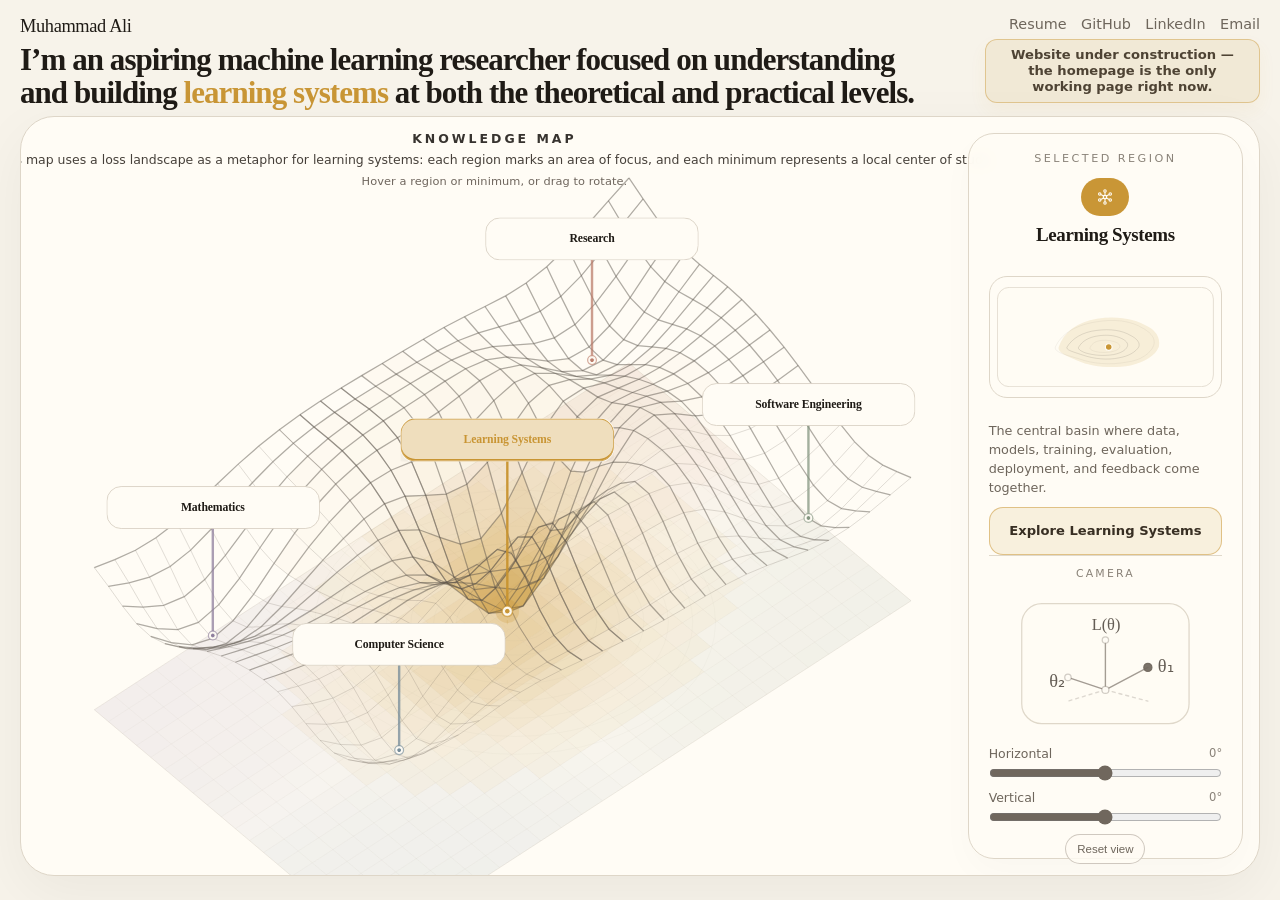
<file: backups/index-before-refactor.html>
<!doctype html>
<html lang="en">
  <head>
    <meta charset="utf-8" />
    <meta name="viewport" content="width=device-width, initial-scale=1" />
    <title>Muhammad Ali</title>
    <style>
      :root {
        --page-bg: #F7F3EA;
        --panel-bg: #FFFCF5;
        --overlay-bg: rgba(255, 252, 245, 0.94);
        --text-main: #1F1B16;
        --text-muted: #6E665C;
        --text-meta: #8A8379;
        --graphite: #8E887E;
        --border-soft: #DED6C8;
        --header-right-width: clamp(18rem, 20vw, 21rem);
        --selected-card-width: clamp(17.2rem, 18.8vw, 20.4rem);
        --map-height: clamp(760px, 52vw, 940px);
        --radius-panel: 34px;
        --radius-card: 26px;
        --radius-pill: 18px;
        --serif: "Iowan Old Style", "Palatino Linotype", "Book Antiqua", Palatino, Georgia, "Times New Roman", serif;
        --sans: Inter, ui-sans-serif, system-ui, -apple-system, BlinkMacSystemFont, "Segoe UI", sans-serif;
      }

      * {
        box-sizing: border-box;
      }

      html,
      body {
        margin: 0;
        min-height: 100%;
      }

      body {
        background: var(--page-bg);
        color: var(--text-main);
        font-family: var(--sans);
        -webkit-font-smoothing: antialiased;
        text-rendering: optimizeLegibility;
      }

      a {
        color: inherit;
        text-decoration: none;
      }

      .page-shell {
        max-width: 1920px;
        min-height: 100vh;
        margin: 0 auto;
        padding: 1rem 1.25rem 1.25rem;
        display: flex;
        flex-direction: column;
      }

      .site-header {
        display: grid;
        grid-template-columns: minmax(0, 1fr) var(--header-right-width);
        column-gap: 1.5rem;
        row-gap: 0.35rem;
        align-items: start;
        padding-bottom: 0.42rem;
      }

      .site-name {
        grid-column: 1;
        grid-row: 1;
        font-family: var(--serif);
        font-size: 1.15rem;
        letter-spacing: -0.02em;
        color: var(--text-main);
      }

      .hero-copy {
        grid-column: 1;
        grid-row: 2;
        max-width: min(66rem, 100%);
      }

      .hero-copy h1 {
        margin: 0;
        font-family: var(--serif);
        font-size: clamp(1.64rem, 1.2rem + 0.92vw, 2rem);
        line-height: 1.08;
        letter-spacing: -0.03em;
        color: var(--text-main);
      }

      .hero-emphasis {
        color: inherit;
        font-weight: inherit;
        transition: color 180ms ease, font-weight 180ms ease;
      }

      .header-right {
        grid-column: 2;
        grid-row: 1 / span 2;
        display: flex;
        flex-direction: column;
        align-items: flex-end;
        gap: 0.45rem;
        min-width: 0;
      }

      .site-nav {
        display: flex;
        flex-wrap: nowrap;
        justify-content: flex-end;
        gap: 0.9rem;
        font-size: 0.9rem;
        color: var(--text-muted);
      }

      .site-nav a:hover {
        color: var(--text-main);
      }

      .site-note {
        align-self: flex-end;
        width: min(100%, 17.2rem);
        min-height: 2.3rem;
        padding: 0.45rem 0.72rem;
        display: inline-flex;
        align-items: center;
        justify-content: center;
        text-align: center;
        font-size: 0.82rem;
        line-height: 1.2;
        font-weight: 700;
        color: rgba(74, 63, 48, 0.98);
        background: rgba(199, 146, 46, 0.10);
        border: 1px solid rgba(199, 146, 46, 0.42);
        border-radius: 12px;
        box-shadow: 0 8px 18px rgba(199, 146, 46, 0.06);
      }

      .site-main {
        display: flex;
        flex-direction: column;
        gap: 0.75rem;
        flex: 1;
        min-height: 0;
      }

      .knowledge-map {
        position: relative;
        min-height: var(--map-height);
        background: var(--panel-bg);
        border: 1px solid var(--border-soft);
        border-radius: var(--radius-panel);
        box-shadow: 0 18px 60px rgba(28, 25, 23, 0.05);
        overflow: hidden;
      }

      .map-topband {
        position: absolute;
        left: 1rem;
        right: calc(1rem + var(--selected-card-width) + 1rem);
        top: 0.85rem;
        z-index: 7;
        display: flex;
        flex-direction: column;
        align-items: center;
        gap: 0.44rem;
        pointer-events: none;
      }

      .map-title {
        margin: 0;
        font-size: 0.78rem;
        font-weight: 700;
        letter-spacing: 0.24em;
        text-transform: uppercase;
        color: rgba(42, 38, 34, 0.94);
      }

      .map-description {
        margin: 0;
        max-width: 64rem;
        font-size: 0.78rem;
        line-height: 1.2;
        font-weight: 500;
        text-align: center;
        color: rgba(58, 52, 46, 0.94);
        white-space: nowrap;
      }

      .map-hint {
        margin: 0.04rem 0 0;
        max-width: 42rem;
        font-size: 0.71rem;
        line-height: 1.18;
        font-weight: 500;
        letter-spacing: 0.008em;
        text-align: center;
        color: rgba(104, 95, 86, 0.96);
      }

      .selector-row {
        display: none;
      }

      .map-button-anchor {
        cursor: pointer;
      }

      .map-button-connector {
        fill: none;
        stroke-width: 2.4;
        stroke-linecap: round;
        vector-effect: non-scaling-stroke;
        transition: stroke 160ms ease, opacity 160ms ease;
      }

      .area-button,
      .selector-pill {
        min-height: 52px;
        padding: 0.62rem 0.72rem;
        display: inline-flex;
        align-items: center;
        justify-content: center;
        text-align: center;
        white-space: nowrap;
        font-family: var(--serif);
        font-size: 0.9rem;
        font-weight: 600;
        line-height: 1.1;
        letter-spacing: -0.01em;
        color: var(--text-main);
        background: rgb(255, 252, 245);
        border: 1px solid rgba(214, 205, 192, 1);
        border-radius: var(--radius-pill);
        transition: border-color 160ms ease, background 160ms ease, box-shadow 160ms ease, color 160ms ease;
        pointer-events: auto;
      }

      .area-button:hover,
      .area-button:focus-visible,
      .selector-pill:hover,
      .selector-pill:focus-visible {
        outline: none;
        background: rgb(255, 252, 245);
        box-shadow: 0 0 0 1px rgba(255, 252, 245, 0.98), 0 8px 16px rgba(31, 27, 22, 0.08);
      }

      .area-button.active,
      .selector-pill.active {
        box-shadow: 0 0 0 1px rgba(255, 252, 245, 0.98), inset 0 -2px 0 currentColor, 0 10px 18px rgba(31, 27, 22, 0.08);
      }

      .map-frame {
        position: absolute;
        inset: 0;
        overflow: hidden;
      }

      #map-svg {
        position: absolute;
        inset: 0;
        width: 100%;
        height: 100%;
        display: block;
      }

      .map-frame.dragging {
        cursor: grabbing;
        user-select: none;
      }

      .selected-card {
        position: absolute;
        top: 1rem;
        right: 1rem;
        bottom: 1rem;
        width: var(--selected-card-width);
        z-index: 8;
        background: var(--overlay-bg);
        border: 1px solid var(--border-soft);
        border-radius: var(--radius-card);
        backdrop-filter: blur(8px);
        box-shadow: 0 14px 36px rgba(28, 25, 23, 0.025);
        padding: 1.12rem 1.24rem 1.2rem;
        display: flex;
        flex-direction: column;
      }

      .selected-label {
        font-size: 0.7rem;
        letter-spacing: 0.22em;
        text-transform: uppercase;
        color: var(--text-meta);
        text-align: center;
      }

      .selected-head {
        margin-top: 0.78rem;
        display: flex;
        flex-direction: column;
        align-items: center;
        gap: 0.56rem;
        min-height: 5.45rem;
      }

      .selected-icon {
        width: 3rem;
        height: 3rem;
        border-radius: 999px;
        display: inline-flex;
        align-items: center;
        justify-content: center;
        color: #fffdf8;
      }

      .selected-title {
        margin: 0;
        width: 100%;
        min-height: 2.5rem;
        display: flex;
        align-items: flex-start;
        justify-content: center;
        text-align: center;
        font-family: var(--serif);
        font-size: clamp(1.02rem, 0.88rem + 0.38vw, 1.26rem);
        line-height: 1.08;
        letter-spacing: -0.02em;
        color: var(--text-main);
      }

      .selected-thumb {
        margin-top: 0.72rem;
        border-radius: 18px;
        border: 1px solid var(--border-soft);
        background: rgba(255, 252, 245, 0.72);
        padding: 0.46rem;
        min-height: 7.6rem;
        display: flex;
        align-items: center;
      }

      .selected-thumb svg {
        width: 100%;
        height: auto;
        display: block;
      }

      .selected-accent {
        width: 1.65rem;
        height: 2px;
        margin: 0.86rem 0 0.68rem;
        border-radius: 999px;
      }

      .selected-blurb {
        margin: 0;
        font-size: 0.8rem;
        line-height: 1.46;
        color: var(--text-muted);
        min-height: 5.9em;
      }

      .selected-cta-wrap {
        padding-top: 0.56rem;
      }

      .selected-cta {
        width: 100%;
        min-height: 3rem;
        padding: 0.72rem 0.9rem;
        display: inline-flex;
        align-items: center;
        justify-content: center;
        text-align: center;
        border-radius: 14px;
        border: 1px solid rgba(199, 146, 46, 0.42);
        background: rgba(199, 146, 46, 0.08);
        color: rgba(52, 43, 32, 0.98);
        font-size: 0.82rem;
        font-weight: 600;
        line-height: 1.2;
        transition: background 160ms ease, border-color 160ms ease, color 160ms ease;
      }

      .selected-cta:hover,
      .selected-cta:focus-visible {
        outline: none;
        background: rgba(199, 146, 46, 0.14);
      }

      .camera-panel {
        margin-top: auto;
        padding-top: 0.72rem;
        border-top: 1px solid rgba(222, 214, 200, 0.92);
        display: flex;
        flex-direction: column;
        gap: 0.58rem;
      }

      .camera-label {
        font-size: 0.68rem;
        letter-spacing: 0.2em;
        text-transform: uppercase;
        color: var(--text-meta);
        text-align: center;
      }

      .camera-widget {
        display: flex;
        align-items: center;
        justify-content: center;
        min-height: 6.2rem;
      }

      .camera-widget svg {
        width: 100%;
        max-width: 12.8rem;
        height: auto;
        display: block;
      }

      .camera-base {
        fill: rgba(255, 252, 245, 0.82);
        stroke: rgba(222, 214, 200, 0.95);
        stroke-width: 1;
      }

      .camera-axis {
        fill: none;
        stroke: rgba(112, 103, 93, 0.64);
        stroke-width: 1.38;
        stroke-linecap: round;
        vector-effect: non-scaling-stroke;
      }

      .camera-axis.soft {
        stroke: rgba(112, 103, 93, 0.24);
        stroke-dasharray: 3 4;
      }

      .camera-node {
        fill: rgba(255, 252, 245, 0.98);
        stroke: rgba(112, 103, 93, 0.32);
        stroke-width: 1;
      }

      .camera-node.accent {
        fill: rgba(112, 103, 93, 0.92);
        stroke: rgba(112, 103, 93, 0.92);
      }

      .camera-text {
        font-family: var(--serif);
        font-size: 0.92rem;
        fill: rgba(92, 84, 76, 0.95);
      }

      .camera-text.loss {
        font-size: 0.82rem;
      }

      .camera-control {
        display: flex;
        flex-direction: column;
        gap: 0.22rem;
      }

      .camera-head {
        display: flex;
        justify-content: space-between;
        gap: 0.7rem;
      }

      .camera-name {
        font-size: 0.78rem;
        color: var(--text-muted);
      }

      .camera-value {
        font-size: 0.72rem;
        color: var(--text-meta);
        font-variant-numeric: tabular-nums;
      }

      .camera-slider {
        width: 100%;
        margin: 0;
        accent-color: rgba(112, 103, 93, 0.86);
      }

      .camera-reset {
        align-self: center;
        min-height: 1.9rem;
        padding: 0.38rem 0.68rem;
        border-radius: 999px;
        border: 1px solid rgba(202, 194, 184, 0.9);
        background: rgba(255, 252, 245, 0.82);
        color: var(--text-muted);
        font-size: 0.72rem;
        cursor: pointer;
      }

      .camera-reset:hover,
      .camera-reset:focus-visible {
        outline: none;
        background: rgba(255, 252, 245, 0.94);
        color: var(--text-main);
      }

      .thumb-card {
        fill: rgba(255, 252, 245, 0.96);
        stroke: rgba(222, 214, 200, 0.92);
        stroke-width: 1;
      }

      .thumb-contour {
        fill: none;
        stroke: rgba(98, 90, 82, 0.18);
        stroke-width: 0.95;
        vector-effect: non-scaling-stroke;
      }

      .thumb-contour.soft {
        stroke: rgba(124, 115, 105, 0.11);
        stroke-width: 0.82;
      }

      .thumb-minimum {
        stroke: rgba(255, 252, 245, 0.98);
        stroke-width: 1.15;
        vector-effect: non-scaling-stroke;
      }

      .wire path,
      .wire polyline {
        fill: none;
        stroke: rgba(98, 89, 80, 0.34);
        stroke-width: 1.14;
        vector-effect: non-scaling-stroke;
      }

      .wire .rear {
        stroke: rgba(110, 101, 92, 0.22);
        stroke-width: 0.98;
      }

      .wire .front {
        stroke: rgba(84, 76, 68, 0.46);
        stroke-width: 1.26;
      }

      .plane path,
      .plane polyline,
      .plane polygon {
        fill: none;
        stroke: rgba(154, 143, 131, 0.11);
        stroke-width: 0.74;
        vector-effect: non-scaling-stroke;
      }

      .plane .shell {
        stroke: rgba(154, 143, 131, 0.14);
      }

      .plane .grid {
        stroke: rgba(154, 143, 131, 0.085);
      }

      .contours path,
      .contours polyline {
        fill: none;
        stroke: rgba(154, 143, 131, 0.07);
        stroke-width: 0.68;
        vector-effect: non-scaling-stroke;
      }

      .plane-base polygon,
      .plane-active polygon,
      .surface-active polygon {
        stroke: none;
        vector-effect: non-scaling-stroke;
      }

      .minimums .projection {
        stroke-width: 0.9;
        stroke-dasharray: 4 5;
        vector-effect: non-scaling-stroke;
      }

      .minimum-anchor {
        cursor: pointer;
        outline: none;
      }

      .minimum-anchor .halo {
        opacity: 0;
        transition: opacity 160ms ease;
      }

      .minimum-anchor .ring {
        fill: rgba(255, 252, 245, 0.98);
        stroke-width: 1.25;
        vector-effect: non-scaling-stroke;
        transition: stroke-width 160ms ease;
      }

      .minimum-anchor .core {
        stroke: rgba(255, 252, 245, 0.98);
        stroke-width: 1.05;
        vector-effect: non-scaling-stroke;
      }

      .minimum-anchor:hover .halo,
      .minimum-anchor:focus-visible .halo,
      .minimum-anchor.active .halo {
        opacity: 1;
      }

      .minimum-anchor:hover .ring,
      .minimum-anchor:focus-visible .ring,
      .minimum-anchor.active .ring {
        stroke-width: 1.5;
      }

      .mobile-card {
        display: none;
      }

      @media (max-width: 860px) {
        .page-shell {
          padding-inline: 1rem;
        }

        .site-header {
          display: flex;
          flex-direction: column;
          align-items: flex-start;
        }

        .header-right {
          width: 100%;
          align-items: flex-start;
        }

        .site-nav {
          flex-wrap: wrap;
          justify-content: flex-start;
          gap: 0.4rem 1rem;
        }

        .site-note {
          align-self: flex-start;
          text-align: left;
        }

        .knowledge-map {
          min-height: 980px;
        }

        .map-topband {
          position: static;
          padding: 1rem 1rem 0;
          right: auto;
          left: auto;
          pointer-events: none;
        }

        .selector-row {
          position: static;
          right: auto;
          left: auto;
          top: auto;
          display: flex;
          gap: 0.6rem;
          padding: 0.95rem 1rem 0;
          overflow-x: auto;
        }

        .selector-pill {
          min-width: max-content;
          flex: 0 0 auto;
        }

        .selected-card {
          display: none;
        }

        .mobile-card {
          position: absolute;
          inset-inline: 0;
          bottom: 0;
          z-index: 8;
          display: block;
          padding: 1rem;
        }

        .mobile-shell {
          background: var(--overlay-bg);
          border: 1px solid var(--border-soft);
          border-radius: var(--radius-card);
          padding: 1rem;
        }

        .mobile-head {
          display: flex;
          flex-direction: column;
          align-items: center;
          gap: 0.56rem;
        }

        .mobile-title {
          margin: 0;
          text-align: center;
          font-family: var(--serif);
          font-size: 1.18rem;
          line-height: 1.08;
        }

        .mobile-blurb {
          margin: 0.6rem 0 0;
          color: var(--text-muted);
          font-size: 0.92rem;
          line-height: 1.55;
        }

        .mobile-link {
          margin-top: 0.8rem;
        }
      }
    </style>
  </head>
  <body>
    <div class="page-shell">
      <header class="site-header">
        <a class="site-name" href="/">Muhammad Ali</a>

        <div class="hero-copy">
          <h1>
            I’m an aspiring machine learning researcher focused on understanding and building
            <span class="hero-emphasis" id="hero-emphasis">learning systems</span>
            at both the theoretical and practical levels.
          </h1>
        </div>

        <div class="header-right">
          <nav class="site-nav" aria-label="External links">
            <a href="/assets/resume/Muhammad_Ali_Resume.pdf" target="_blank" rel="noreferrer">Resume</a>
            <a href="https://github.com/" target="_blank" rel="noreferrer">GitHub</a>
            <a href="https://www.linkedin.com/in/muhammad-ali-544477187/" target="_blank" rel="noreferrer">LinkedIn</a>
            <a href="mailto:maali@wm.edu">Email</a>
          </nav>
          <div class="site-note">Website under construction — the homepage is the only working page right now.</div>
        </div>
      </header>

      <main class="site-main">
        <section class="knowledge-map" aria-labelledby="knowledge-map-title">
          <div class="map-topband">
            <h2 class="map-title" id="knowledge-map-title">Knowledge Map</h2>
            <p class="map-description">
              This map uses a loss landscape as a metaphor for learning systems: each region marks an area of focus, and each minimum represents a local center of study.
            </p>
            <p class="map-hint">Hover a region or minimum, or drag to rotate.</p>
          </div>

          <div class="selector-row" id="selector-row" aria-label="Select a knowledge area"></div>

          <aside class="selected-card" id="selected-card" aria-live="polite">
            <div class="selected-label">Selected region</div>

            <div class="selected-head">
              <div class="selected-icon" id="selected-icon"></div>
              <h3 class="selected-title" id="selected-title"></h3>
            </div>

            <div class="selected-thumb" id="selected-thumb" aria-hidden="true"></div>

            <div class="selected-accent" id="selected-accent"></div>

            <p class="selected-blurb" id="selected-blurb"></p>

            <div class="selected-cta-wrap">
              <a class="selected-cta" id="selected-cta" href="#">Explore</a>
            </div>

            <div class="camera-panel">
              <div class="camera-label">Camera</div>

              <div class="camera-widget" aria-hidden="true">
                <svg id="camera-svg" viewBox="0 0 164 118" preserveAspectRatio="xMidYMid meet">
                  <rect class="camera-base" x="15" y="11" width="134" height="96" rx="16"></rect>
                  <g id="camera-cap"></g>
                </svg>
              </div>

              <div class="camera-control">
                <div class="camera-head">
                  <div class="camera-name">Horizontal</div>
                  <div class="camera-value" id="camera-horizontal-value">0°</div>
                </div>
                <input class="camera-slider" id="camera-horizontal" type="range" min="-100" max="100" value="0" step="1" />
              </div>

              <div class="camera-control">
                <div class="camera-head">
                  <div class="camera-name">Vertical</div>
                  <div class="camera-value" id="camera-vertical-value">0°</div>
                </div>
                <input class="camera-slider" id="camera-vertical" type="range" min="-100" max="100" value="0" step="1" />
              </div>

              <button class="camera-reset" id="camera-reset" type="button">Reset view</button>
            </div>
          </aside>

          <aside class="mobile-card" id="mobile-card" aria-live="polite">
            <div class="mobile-shell">
              <div class="selected-label">Selected region</div>
              <div class="mobile-head">
                <div class="selected-icon" id="mobile-icon"></div>
                <h3 class="mobile-title" id="mobile-title"></h3>
              </div>
              <p class="mobile-blurb" id="mobile-blurb"></p>
              <a class="selected-cta mobile-link" id="mobile-cta" href="#">Explore</a>
            </div>
          </aside>

          <div class="map-frame" id="map-frame">
            <svg id="map-svg" viewBox="0 0 1520 920" preserveAspectRatio="none" role="img" aria-label="Interactive loss landscape knowledge map">
              <g transform="translate(28 176)">
                <g id="plane-base" class="plane-base"></g>
                <g id="plane" class="plane"></g>
                <g id="plane-active" class="plane-active"></g>
                <g id="floor-contours" class="contours"></g>
                <g id="surface-active" class="surface-active"></g>
                <g id="wire-base" class="wire"></g>
                <g id="wire-accent" class="wire"></g>
                <g id="map-button-anchors"></g>
                <g id="minimums" class="minimums"></g>
              </g>
            </svg>
          </div>
        </section>
      </main>
    </div>

    <script>
      const SVG_NS = "http://www.w3.org/2000/svg";

      const icons = {
        "computer-science": '<svg viewBox="0 0 24 24" width="20" height="20" aria-hidden="true"><path d="M10 7 5 12l5 5M14 7l5 5-5 5" fill="none" stroke="currentColor" stroke-width="1.6" stroke-linecap="round" stroke-linejoin="round"/></svg>',
        mathematics: '<svg viewBox="0 0 24 24" width="20" height="20" aria-hidden="true"><path d="M12 4 20 19H4Z" fill="none" stroke="currentColor" stroke-width="1.6" stroke-linejoin="round"/></svg>',
        "machine-learning": '<svg viewBox="0 0 24 24" width="20" height="20" aria-hidden="true"><circle cx="12" cy="12" r="2.1" fill="none" stroke="currentColor" stroke-width="1.5"/><circle cx="12" cy="4.8" r="1.45" fill="none" stroke="currentColor" stroke-width="1.35"/><circle cx="18.3" cy="8.4" r="1.45" fill="none" stroke="currentColor" stroke-width="1.35"/><circle cx="18.3" cy="15.6" r="1.45" fill="none" stroke="currentColor" stroke-width="1.35"/><circle cx="12" cy="19.2" r="1.45" fill="none" stroke="currentColor" stroke-width="1.35"/><circle cx="5.7" cy="15.6" r="1.45" fill="none" stroke="currentColor" stroke-width="1.35"/><circle cx="5.7" cy="8.4" r="1.45" fill="none" stroke="currentColor" stroke-width="1.35"/><path d="M12 10.1V6.4M13.5 10.9l3-1.6M13.5 13.1l3 1.6M12 13.9v3.7M10.5 13.1l-3 1.6M10.5 10.9l-3-1.6" fill="none" stroke="currentColor" stroke-width="1.25" stroke-linecap="round"/></svg>',
        systems: '<svg viewBox="0 0 24 24" width="20" height="20" aria-hidden="true"><path d="M12 3 19 7v10l-7 4-7-4V7Z" fill="none" stroke="currentColor" stroke-width="1.5" stroke-linejoin="round"/><path d="M12 3v8m0 0 7-4m-7 4L5 7" fill="none" stroke="currentColor" stroke-width="1.5" stroke-linejoin="round"/></svg>',
        projects: '<svg viewBox="0 0 24 24" width="20" height="20" aria-hidden="true"><path d="M4 7.5A2.5 2.5 0 0 1 6.5 5H10l1.8 2H17.5A2.5 2.5 0 0 1 20 9.5v7A2.5 2.5 0 0 1 17.5 19h-11A2.5 2.5 0 0 1 4 16.5Z" fill="none" stroke="currentColor" stroke-width="1.5" stroke-linejoin="round"/></svg>'
      };

      const regions = [
        {
          key: "computer-science",
          label: "Computer Science",
          cardLabel: "Computer Science",
          href: "#",
          blurb: "Computational foundations for algorithms, data structures, abstraction, programming languages, and efficient learning systems.",
          cta: "Explore Computer Science"
        },
        {
          key: "mathematics",
          label: "Mathematics",
          cardLabel: "Mathematics",
          href: "#",
          blurb: "Formal tools for reasoning about structure, uncertainty, optimization, convergence, and generalization in learning systems.",
          cta: "Explore Mathematics"
        },
        {
          key: "machine-learning",
          label: "Learning Systems",
          cardLabel: "Learning Systems",
          href: "#",
          blurb: "The central basin where data, models, training, evaluation, deployment, and feedback come together.",
          cta: "Explore Learning Systems"
        },
        {
          key: "systems",
          label: "Software Engineering",
          cardLabel: "Software Engineering",
          href: "#",
          blurb: "Projects and engineering practices for turning learning ideas into reliable, maintainable software.",
          cta: "Explore Software Engineering"
        },
        {
          key: "projects",
          label: "Research",
          cardLabel: "Research",
          href: "#",
          blurb: "Paper-driven study and literature synthesis on learning systems, their behavior, and their limitations.",
          cta: "Explore Research"
        }
      ];

      const areaThemes = {
        "computer-science": {
          rgb: [111, 135, 150],
          accent: "rgba(111, 135, 150, 0.96)",
          border: "rgba(111, 135, 150, 0.48)",
          soft: "rgba(111, 135, 150, 0.11)",
          softStrong: "rgba(111, 135, 150, 0.18)",
          halo: "rgba(111, 135, 150, 0.2)",
          ring: "rgba(111, 135, 150, 0.62)"
        },
        mathematics: {
          rgb: [138, 122, 154],
          accent: "rgba(138, 122, 154, 0.96)",
          border: "rgba(138, 122, 154, 0.48)",
          soft: "rgba(138, 122, 154, 0.11)",
          softStrong: "rgba(138, 122, 154, 0.18)",
          halo: "rgba(138, 122, 154, 0.2)",
          ring: "rgba(138, 122, 154, 0.62)"
        },
        "machine-learning": {
          rgb: [199, 146, 46],
          accent: "rgba(199, 146, 46, 0.96)",
          border: "rgba(199, 146, 46, 0.50)",
          soft: "rgba(199, 146, 46, 0.12)",
          softStrong: "rgba(199, 146, 46, 0.20)",
          halo: "rgba(199, 146, 46, 0.22)",
          ring: "rgba(199, 146, 46, 0.66)"
        },
        systems: {
          rgb: [127, 146, 124],
          accent: "rgba(127, 146, 124, 0.96)",
          border: "rgba(127, 146, 124, 0.48)",
          soft: "rgba(127, 146, 124, 0.11)",
          softStrong: "rgba(127, 146, 124, 0.18)",
          halo: "rgba(127, 146, 124, 0.20)",
          ring: "rgba(127, 146, 124, 0.62)"
        },
        projects: {
          rgb: [185, 121, 102],
          accent: "rgba(185, 121, 102, 0.96)",
          border: "rgba(185, 121, 102, 0.48)",
          soft: "rgba(185, 121, 102, 0.11)",
          softStrong: "rgba(185, 121, 102, 0.18)",
          halo: "rgba(185, 121, 102, 0.20)",
          ring: "rgba(185, 121, 102, 0.62)"
        }
      };

      const regionFields = [
        { key: "computer-science", center: { x: -1.62, y: -1.08 }, sigmaX: 1.18, sigmaY: 1.0, color: [111, 135, 150], boost: 1.01 },
        { key: "mathematics", center: { x: -1.64, y: 1.12 }, sigmaX: 1.22, sigmaY: 1.02, color: [138, 122, 154], boost: 1.02 },
        { key: "machine-learning", center: { x: 0.28, y: 0.24 }, sigmaX: 0.96, sigmaY: 0.86, color: [199, 146, 46], boost: 1.34 },
        { key: "systems", center: { x: 1.62, y: -1.08 }, sigmaX: 1.20, sigmaY: 0.98, color: [127, 146, 124], boost: 1.0 },
        { key: "projects", center: { x: 1.58, y: 1.14 }, sigmaX: 1.18, sigmaY: 1.0, color: [185, 121, 102], boost: 1.0 }
      ];

      const regionFieldMap = new Map(regionFields.map((entry) => [entry.key, entry]));

      const baseLandscapeConfig = {
        domainX: [-2.05, 2.15],
        domainY: [-1.55, 1.65],
        gridX: 27,
        gridY: 21,
        planeZ: -1.36,
        baselineAzimuth: 0.72,
        baselineElevation: 0.82,
        yawRange: 0.48,
        pitchRange: 0.34
      };

      const landscapeConfig = {
        domainX: [-2.05, 2.15],
        domainY: [-1.55, 1.65],
        gridX: 27,
        gridY: 21,
        planeZ: -1.36,
        azimuth: 0.72,
        elevation: 0.82
      };

      const selectorRow = document.getElementById("selector-row");
      const selectedCard = document.getElementById("selected-card");
      const selectedIcon = document.getElementById("selected-icon");
      const selectedTitle = document.getElementById("selected-title");
      const selectedThumb = document.getElementById("selected-thumb");
      const selectedAccent = document.getElementById("selected-accent");
      const selectedBlurb = document.getElementById("selected-blurb");
      const selectedCta = document.getElementById("selected-cta");
      const mobileIcon = document.getElementById("mobile-icon");
      const mobileTitle = document.getElementById("mobile-title");
      const mobileBlurb = document.getElementById("mobile-blurb");
      const mobileCta = document.getElementById("mobile-cta");
      const heroEmphasis = document.getElementById("hero-emphasis");
      const mapFrame = document.getElementById("map-frame");
      const mapSvg = document.getElementById("map-svg");
      const planeBase = document.getElementById("plane-base");
      const planeLayer = document.getElementById("plane");
      const planeActive = document.getElementById("plane-active");
      const floorContours = document.getElementById("floor-contours");
      const surfaceActive = document.getElementById("surface-active");
      const wireBase = document.getElementById("wire-base");
      const wireAccent = document.getElementById("wire-accent");
      const minimums = document.getElementById("minimums");
      const mapButtonAnchors = document.getElementById("map-button-anchors");
      const cameraSvgCap = document.getElementById("camera-cap");
      const cameraHorizontal = document.getElementById("camera-horizontal");
      const cameraVertical = document.getElementById("camera-vertical");
      const cameraHorizontalValue = document.getElementById("camera-horizontal-value");
      const cameraVerticalValue = document.getElementById("camera-vertical-value");
      const cameraReset = document.getElementById("camera-reset");

      let activeKey = "machine-learning";
      let cachedLandscape = null;
      const selectorMap = new Map();
      const projectionFit = { scale: 1, offsetX: 0, offsetY: 0 };
      const dragCameraOffset = { yaw: 0, pitch: 0 };
      let isDraggingLandscape = false;
      let rerenderToken = null;

      function svgEl(tag, attrs = {}) {
        const el = document.createElementNS(SVG_NS, tag);
        Object.entries(attrs).forEach(([key, value]) => {
          el.setAttribute(key, String(value));
        });
        return el;
      }

      function clamp(value, min, max) {
        return Math.max(min, Math.min(max, value));
      }

      function rgba(rgb, alpha) {
        return `rgba(${rgb[0]}, ${rgb[1]}, ${rgb[2]}, ${alpha})`;
      }

      function getTheme(key) {
        return areaThemes[key] || areaThemes["machine-learning"];
      }

      function applyCardTheme(key) {
        const theme = getTheme(key);
        selectedIcon.style.background = theme.accent;
        selectedAccent.style.background = theme.accent;
        selectedCta.style.borderColor = theme.border;
        selectedCta.style.background = theme.soft;
        mobileIcon.style.background = theme.accent;
        mobileCta.style.borderColor = theme.border;
        mobileCta.style.background = theme.soft;
      }

      function renderCameraCap() {
        cameraSvgCap.innerHTML = "";

        const yawNorm = clamp(dragCameraOffset.yaw / baseLandscapeConfig.yawRange, -1, 1);
        const pitchNorm = clamp(dragCameraOffset.pitch / baseLandscapeConfig.pitchRange, -1, 1);
        const origin = { x: 82, y: 80 };

        const theta1Tip = { x: origin.x + 34 + yawNorm * 12, y: origin.y - 18 - pitchNorm * 7 };
        const theta2Tip = { x: origin.x - 30 + yawNorm * 8, y: origin.y - 10 + pitchNorm * 12 };
        const lossTip = { x: origin.x + yawNorm * 8, y: origin.y - 40 - pitchNorm * 16 };
        const theta1Shadow = { x: theta1Tip.x, y: origin.y + 9 };
        const theta2Shadow = { x: theta2Tip.x, y: origin.y + 9 };

        const accentKey = Math.abs(pitchNorm) > Math.abs(yawNorm) ? "loss" : yawNorm >= 0 ? "theta1" : "theta2";

        function line(to, cls) {
          return svgEl("line", {
            x1: origin.x.toFixed(1),
            y1: origin.y.toFixed(1),
            x2: to.x.toFixed(1),
            y2: to.y.toFixed(1),
            class: cls
          });
        }

        cameraSvgCap.appendChild(line(theta1Shadow, "camera-axis soft"));
        cameraSvgCap.appendChild(line(theta2Shadow, "camera-axis soft"));
        cameraSvgCap.appendChild(line(lossTip, "camera-axis"));
        cameraSvgCap.appendChild(line(theta1Tip, "camera-axis"));
        cameraSvgCap.appendChild(line(theta2Tip, "camera-axis"));

        cameraSvgCap.appendChild(svgEl("circle", {
          cx: origin.x,
          cy: origin.y,
          r: 2.8,
          class: "camera-node"
        }));

        [
          { key: "theta1", tip: theta1Tip, text: "θ₁", dx: 8, dy: 4, cls: "camera-text" },
          { key: "theta2", tip: theta2Tip, text: "θ₂", dx: -15, dy: 8, cls: "camera-text" },
          { key: "loss", tip: lossTip, text: "L(θ)", dx: -11, dy: -8, cls: "camera-text loss" }
        ].forEach(({ key, tip, text, dx, dy, cls }) => {
          const circle = svgEl("circle", {
            cx: tip.x.toFixed(1),
            cy: tip.y.toFixed(1),
            r: key === accentKey ? 3.25 : 2.55,
            class: `camera-node${key === accentKey ? " accent" : ""}`
          });
          cameraSvgCap.appendChild(circle);
          const label = svgEl("text", {
            x: (tip.x + dx).toFixed(1),
            y: (tip.y + dy).toFixed(1),
            class: cls
          });
          label.textContent = text;
          cameraSvgCap.appendChild(label);
        });
      }

      function updateCameraInputs() {
        const horizontalValue = Math.round((dragCameraOffset.yaw / baseLandscapeConfig.yawRange) * 100);
        const verticalValue = Math.round((dragCameraOffset.pitch / baseLandscapeConfig.pitchRange) * 100);
        cameraHorizontal.value = String(horizontalValue);
        cameraVertical.value = String(verticalValue);
        cameraHorizontalValue.textContent = `${Math.round(horizontalValue * 0.22)}°`;
        cameraVerticalValue.textContent = `${Math.round(verticalValue * 0.18)}°`;
        renderCameraCap();
      }

      function getResolvedCameraConfig() {
        return {
          ...baseLandscapeConfig,
          azimuth: clamp(baseLandscapeConfig.baselineAzimuth + dragCameraOffset.yaw, 0.34, 1.18),
          elevation: clamp(baseLandscapeConfig.baselineElevation - dragCameraOffset.pitch, 0.46, 1.18)
        };
      }

      function syncCameraFromInputs() {
        dragCameraOffset.yaw = clamp(
          (Number(cameraHorizontal.value) / 100) * baseLandscapeConfig.yawRange,
          -baseLandscapeConfig.yawRange,
          baseLandscapeConfig.yawRange
        );
        dragCameraOffset.pitch = clamp(
          (Number(cameraVertical.value) / 100) * baseLandscapeConfig.pitchRange,
          -baseLandscapeConfig.pitchRange,
          baseLandscapeConfig.pitchRange
        );
        scheduleLandscapeRerender();
      }

      function bindCameraInputs() {
        cameraHorizontal.addEventListener("input", syncCameraFromInputs);
        cameraVertical.addEventListener("input", syncCameraFromInputs);
        cameraReset.addEventListener("click", () => {
          dragCameraOffset.yaw = 0;
          dragCameraOffset.pitch = 0;
          scheduleLandscapeRerender();
        });
      }

      function bindCameraDrag() {
        let dragging = false;
        let pointerId = null;
        let lastX = 0;
        let lastY = 0;

        const start = (event) => {
          if (event.pointerType === "mouse" && event.button !== 0) return;
          if (event.target.closest(".selector-row, .selected-card, .mobile-card, a, button, input, label")) return;

          const svgRect = mapSvg.getBoundingClientRect();
          const localX = ((event.clientX - svgRect.left) / svgRect.width) * 1520;
          const localY = ((event.clientY - svgRect.top) / svgRect.height) * 920;

          if (localY < 150) {
            return;
          }

          dragging = true;
          isDraggingLandscape = true;
          pointerId = event.pointerId;
          lastX = event.clientX;
          lastY = event.clientY;
          mapFrame.classList.add("dragging");
          if (mapFrame.setPointerCapture) {
            mapFrame.setPointerCapture(pointerId);
          }
        };

        const move = (event) => {
          if (!dragging || event.pointerId !== pointerId) return;
          event.preventDefault();

          const deltaX = event.clientX - lastX;
          const deltaY = event.clientY - lastY;
          lastX = event.clientX;
          lastY = event.clientY;

          const yawStep = baseLandscapeConfig.yawRange / 320;
          const pitchStep = baseLandscapeConfig.pitchRange / 280;

          dragCameraOffset.yaw = clamp(
            dragCameraOffset.yaw + deltaX * yawStep,
            -baseLandscapeConfig.yawRange,
            baseLandscapeConfig.yawRange
          );
          dragCameraOffset.pitch = clamp(
            dragCameraOffset.pitch - deltaY * pitchStep,
            -baseLandscapeConfig.pitchRange,
            baseLandscapeConfig.pitchRange
          );

          scheduleLandscapeRerender();
        };

        const end = (event) => {
          if (!dragging || event.pointerId !== pointerId) return;
          dragging = false;
          mapFrame.classList.remove("dragging");
          if (mapFrame.hasPointerCapture && mapFrame.hasPointerCapture(pointerId)) {
            mapFrame.releasePointerCapture(pointerId);
          }
          pointerId = null;
          requestAnimationFrame(() => {
            isDraggingLandscape = false;
          });
        };

        mapFrame.addEventListener("pointerdown", start);
        mapFrame.addEventListener("pointermove", move, { passive: false });
        mapFrame.addEventListener("pointerup", end);
        mapFrame.addEventListener("pointercancel", end);
        mapFrame.addEventListener("lostpointercapture", () => {
          dragging = false;
          pointerId = null;
          isDraggingLandscape = false;
          mapFrame.classList.remove("dragging");
        });
      }

      function gaussianBasin(x, y, cx, cy, sx, sy, amplitude) {
        return amplitude * Math.exp(-(((x - cx) ** 2) / sx + ((y - cy) ** 2) / sy));
      }

      function lossSurface(x, y) {
        const broadBowl = 0.038 * ((x - 0.14) ** 2 + 0.9 * (y - 0.12) ** 2);
        const mlBasin = gaussianBasin(x, y, 0.28, 0.24, 0.28, 0.20, -1.18);
        const mlShelf = gaussianBasin(x, y, 0.18, 0.12, 0.96, 0.72, -0.18);

        const csBasin = gaussianBasin(x, y, -1.58, -1.02, 0.34, 0.28, -0.62);
        const mathBasin = gaussianBasin(x, y, -1.56, 1.04, 0.36, 0.30, -0.68);
        const systemsBasin = gaussianBasin(x, y, 1.56, -1.02, 0.40, 0.32, -0.56);
        const projectsBasin = gaussianBasin(x, y, 1.48, 1.08, 0.38, 0.32, -0.58);

        const ridgeNorth = 0.7 * Math.exp(-(((x + 0.08) ** 2) / 1.36 + ((y + 0.78 + 0.12 * Math.sin(1.4 * x)) ** 2) / 0.15));
        const ridgeDiagonal = 0.5 * Math.exp(-(((x - 0.86 + 0.1 * Math.sin(1.8 * y)) ** 2) / 0.2 + ((y - 0.06) ** 2) / 0.84));
        const ridgeSouth = 0.2 * Math.exp(-(((x + 0.12) ** 2) / 1.8 + ((y - 0.98 - 0.08 * Math.cos(1.7 * x)) ** 2) / 0.22));

        const warpedCoupling = 0.08 * x * y - 0.034 * x + 0.02 * y;
        const lowFrequencyRoughness =
          0.08 * Math.sin(1.32 * x - 0.16) * Math.cos(1.08 * y + 0.18) +
          0.04 * Math.sin(2.3 * x + 1.5 * y + 0.2) +
          0.032 * Math.cos(2.8 * y - 0.7 * x + 0.4);

        const localCrinkles =
          gaussianBasin(x, y, -0.34, 0.64, 0.12, 0.08, 0.10) +
          gaussianBasin(x, y, 1.08, 0.28, 0.10, 0.12, -0.08) +
          gaussianBasin(x, y, -0.92, -0.12, 0.16, 0.08, 0.08) +
          gaussianBasin(x, y, 0.92, -0.44, 0.10, 0.10, 0.06);

        return broadBowl + mlBasin + mlShelf + csBasin + mathBasin + systemsBasin + projectsBasin + ridgeNorth + ridgeDiagonal + ridgeSouth + warpedCoupling + lowFrequencyRoughness + localCrinkles;
      }

      function finiteGradient(x, y) {
        const h = 0.016;
        return {
          dx: (lossSurface(x + h, y) - lossSurface(x - h, y)) / (2 * h),
          dy: (lossSurface(x, y + h) - lossSurface(x, y - h)) / (2 * h)
        };
      }

      function clampToDomain(x, y) {
        const [minX, maxX] = landscapeConfig.domainX;
        const [minY, maxY] = landscapeConfig.domainY;
        return {
          x: clamp(x, minX, maxX),
          y: clamp(y, minY, maxY)
        };
      }

      function findLocalMinimum(seedX, seedY) {
        let x = seedX;
        let y = seedY;
        let step = 0.12;
        let best = lossSurface(x, y);

        for (let i = 0; i < 60; i += 1) {
          const grad = finiteGradient(x, y);
          const mag = Math.hypot(grad.dx, grad.dy) || 1;
          const candidate = clampToDomain(
            x - (grad.dx / mag) * step,
            y - (grad.dy / mag) * step
          );
          const value = lossSurface(candidate.x, candidate.y);

          if (value < best) {
            x = candidate.x;
            y = candidate.y;
            best = value;
            step = Math.min(step * 1.08, 0.18);
          } else {
            step *= 0.58;
          }

          if (step < 0.0025) break;
        }

        return { x, y, z: best };
      }

      const regionMinimumSeeds = new Map([
        ["computer-science", { x: -1.58, y: -1.02 }],
        ["mathematics", { x: -1.56, y: 1.02 }],
        ["machine-learning", { x: 0.28, y: 0.24 }],
        ["systems", { x: 1.56, y: -1.02 }],
        ["projects", { x: 1.48, y: 1.06 }]
      ]);

      const regionMinima = new Map(
        Array.from(regionMinimumSeeds.entries()).map(([key, seed]) => [key, findLocalMinimum(seed.x, seed.y)])
      );

      function getRegionWeights(x, y) {
        const raw = {};
        let total = 0;

        regionFields.forEach((field) => {
          const dx = (x - field.center.x) / field.sigmaX;
          const dy = (y - field.center.y) / field.sigmaY;
          const radial = Math.exp(-(dx * dx + dy * dy));
          const directional = 1 + 0.08 * Math.sin(1.35 * x + field.center.x) * Math.cos(1.18 * y - field.center.y);
          const value = Math.max(0.0001, radial * field.boost * directional);
          raw[field.key] = value;
          total += value;
        });

        const normalized = {};
        regionFields.forEach((field) => {
          normalized[field.key] = raw[field.key] / total;
        });
        return normalized;
      }

      function blendRegionColor(weights, alphaScale = 1) {
        let r = 0;
        let g = 0;
        let b = 0;
        let dominant = 0;

        regionFields.forEach((field) => {
          const weight = weights[field.key];
          r += field.color[0] * weight;
          g += field.color[1] * weight;
          b += field.color[2] * weight;
          dominant = Math.max(dominant, weight);
        });

        const alpha = (0.04 + dominant * 0.08) * alphaScale;
        return rgba([Math.round(r), Math.round(g), Math.round(b)], alpha);
      }

      function rawProjectPointWithCamera(x, y, z, camera) {
        const centerX = 0.28;
        const centerY = 0.24;
        const worldX = (x - centerX) * 190;
        const worldZ = (y - centerY) * 150;
        const worldY = -(z + 0.55) * 170;

        const cosA = Math.cos(camera.azimuth);
        const sinA = Math.sin(camera.azimuth);
        const cosE = Math.cos(camera.elevation);
        const sinE = Math.sin(camera.elevation);

        const rotatedX = worldX * cosA - worldZ * sinA;
        const rotatedZ = worldX * sinA + worldZ * cosA;
        const tiltedY = worldY * cosE - rotatedZ * sinE;

        return { x: rotatedX, y: tiltedY, z };
      }

      function rawProjectPoint(x, y, z) {
        return rawProjectPointWithCamera(x, y, z, landscapeConfig);
      }

      function projectPoint(x, y, z) {
        const point = rawProjectPoint(x, y, z);
        return {
          x: point.x * projectionFit.scale + projectionFit.offsetX,
          y: point.y * projectionFit.scale + projectionFit.offsetY,
          z: point.z
        };
      }

      function sampleLandscape() {
        const [minX, maxX] = landscapeConfig.domainX;
        const [minY, maxY] = landscapeConfig.domainY;
        const rows = [];
        const cells = [];

        for (let yi = 0; yi < landscapeConfig.gridY; yi += 1) {
          const y = minY + (yi / (landscapeConfig.gridY - 1)) * (maxY - minY);
          const row = [];
          for (let xi = 0; xi < landscapeConfig.gridX; xi += 1) {
            const x = minX + (xi / (landscapeConfig.gridX - 1)) * (maxX - minX);
            row.push({ x, y, z: lossSurface(x, y) });
          }
          rows.push(row);
        }

        for (let yi = 0; yi < rows.length - 1; yi += 1) {
          for (let xi = 0; xi < rows[yi].length - 1; xi += 1) {
            const p00 = rows[yi][xi];
            const p10 = rows[yi][xi + 1];
            const p11 = rows[yi + 1][xi + 1];
            const p01 = rows[yi + 1][xi];
            const cx = (p00.x + p10.x + p11.x + p01.x) / 4;
            const cy = (p00.y + p10.y + p11.y + p01.y) / 4;
            cells.push({
              yi,
              xi,
              centerX: cx,
              centerY: cy,
              weights: getRegionWeights(cx, cy)
            });
          }
        }

        return { rows, cells };
      }

      function getCameraEnvelope() {
        const yawRange = baseLandscapeConfig.yawRange;
        const pitchRange = baseLandscapeConfig.pitchRange;
        const baselineAzimuth = baseLandscapeConfig.baselineAzimuth;
        const baselineElevation = baseLandscapeConfig.baselineElevation;

        return [
          { azimuth: baselineAzimuth, elevation: baselineElevation },
          { azimuth: baselineAzimuth - yawRange, elevation: baselineElevation - pitchRange },
          { azimuth: baselineAzimuth - yawRange, elevation: baselineElevation + pitchRange },
          { azimuth: baselineAzimuth + yawRange, elevation: baselineElevation - pitchRange },
          { azimuth: baselineAzimuth + yawRange, elevation: baselineElevation + pitchRange },
          { azimuth: baselineAzimuth, elevation: baselineElevation - pitchRange },
          { azimuth: baselineAzimuth, elevation: baselineElevation + pitchRange },
          { azimuth: baselineAzimuth - yawRange, elevation: baselineElevation },
          { azimuth: baselineAzimuth + yawRange, elevation: baselineElevation }
        ];
      }

      function computeProjectionFit(sample) {
        const { domainX, domainY, planeZ } = landscapeConfig;
        const [minX, maxX] = domainX;
        const [minY, maxY] = domainY;
        const cameras = getCameraEnvelope();
        const points = [];

        cameras.forEach((camera) => {
          sample.rows.forEach((row) => row.forEach((point) => points.push(rawProjectPointWithCamera(point.x, point.y, point.z, camera))));
          [
            rawProjectPointWithCamera(minX, minY, planeZ, camera),
            rawProjectPointWithCamera(maxX, minY, planeZ, camera),
            rawProjectPointWithCamera(maxX, maxY, planeZ, camera),
            rawProjectPointWithCamera(minX, maxY, planeZ, camera)
          ].forEach((point) => points.push(point));
        });

        const minProjectedX = Math.min(...points.map((point) => point.x));
        const maxProjectedX = Math.max(...points.map((point) => point.x));
        const minProjectedY = Math.min(...points.map((point) => point.y));
        const maxProjectedY = Math.max(...points.map((point) => point.y));

        const target = { minX: -360, maxX: 1534, minY: -72, maxY: 980 };
        const width = Math.max(1, maxProjectedX - minProjectedX);
        const height = Math.max(1, maxProjectedY - minProjectedY);
        const targetWidth = target.maxX - target.minX;
        const targetHeight = target.maxY - target.minY;
        const scale = Math.min(targetWidth / width, targetHeight / height);

        projectionFit.scale = scale;
        projectionFit.offsetX = target.minX + (targetWidth - width * scale) / 2 - minProjectedX * scale - 28;
        projectionFit.offsetY = target.minY + (targetHeight - height * scale) / 2 - minProjectedY * scale - 74;
      }

      function pointsString(points) {
        return points.map((point) => `${point.x.toFixed(1)},${point.y.toFixed(1)}`).join(" ");
      }

      function buildPlane() {
        const { domainX, domainY, planeZ, gridX, gridY } = landscapeConfig;
        const [minX, maxX] = domainX;
        const [minY, maxY] = domainY;

        const corners = [
          projectPoint(minX, minY, planeZ),
          projectPoint(maxX, minY, planeZ),
          projectPoint(maxX, maxY, planeZ),
          projectPoint(minX, maxY, planeZ)
        ];

        let markup = `<polyline class="shell" points="${pointsString([corners[0], corners[1], corners[2], corners[3], corners[0]])}"></polyline>`;

        for (let yi = 0; yi < gridY; yi += 1) {
          const y = minY + (yi / (gridY - 1)) * (maxY - minY);
          markup += `<polyline class="grid" points="${pointsString([projectPoint(minX, y, planeZ), projectPoint(maxX, y, planeZ)])}"></polyline>`;
        }

        for (let xi = 0; xi < gridX; xi += 1) {
          const x = minX + (xi / (gridX - 1)) * (maxX - minX);
          markup += `<polyline class="grid" points="${pointsString([projectPoint(x, minY, planeZ), projectPoint(x, maxY, planeZ)])}"></polyline>`;
        }

        planeLayer.innerHTML = markup;
      }

      function buildRegionLayers(sample) {
        const theme = getTheme(activeKey);
        const selectedColor = theme.rgb;
        const selectedMinimum = regionMinima.get(activeKey);
        const selectedField = regionFieldMap.get(activeKey);
        const falloffX = selectedField.sigmaX * 0.92;
        const falloffY = selectedField.sigmaY * 0.92;

        let baseMarkup = "";
        let activePlaneMarkup = "";
        let activeSurfaceMarkup = "";

        sample.cells.forEach((cell) => {
          const { yi, xi, centerX, centerY, weights } = cell;
          const p00 = sample.rows[yi][xi];
          const p10 = sample.rows[yi][xi + 1];
          const p11 = sample.rows[yi + 1][xi + 1];
          const p01 = sample.rows[yi + 1][xi];

          const dx = (centerX - selectedMinimum.x) / falloffX;
          const dy = (centerY - selectedMinimum.y) / falloffY;
          const basinField = Math.exp(-(dx * dx + dy * dy));
          const influence = basinField * (0.42 + (weights[activeKey] || 0) * 0.88);

          const planePolygon = [
            projectPoint(p00.x, p00.y, landscapeConfig.planeZ),
            projectPoint(p10.x, p10.y, landscapeConfig.planeZ),
            projectPoint(p11.x, p11.y, landscapeConfig.planeZ),
            projectPoint(p01.x, p01.y, landscapeConfig.planeZ)
          ];

          baseMarkup += `<polygon points="${pointsString(planePolygon)}" fill="${blendRegionColor(weights, 0.84)}"></polygon>`;

          if (influence > 0.035) {
            activePlaneMarkup += `<polygon points="${pointsString(planePolygon)}" fill="${rgba(selectedColor, 0.038 + influence * 0.26)}"></polygon>`;

            const surfacePolygon = [
              projectPoint(p00.x, p00.y, p00.z),
              projectPoint(p10.x, p10.y, p10.z),
              projectPoint(p11.x, p11.y, p11.z),
              projectPoint(p01.x, p01.y, p01.z)
            ];

            const averageZ = (p00.z + p10.z + p11.z + p01.z) / 4;
            const depthBoost = clamp((-averageZ - 0.02) / 0.92, 0, 1);
            const alpha = 0.02 + influence * (0.08 + depthBoost * 0.24);

            activeSurfaceMarkup += `<polygon points="${pointsString(surfacePolygon)}" fill="${rgba(selectedColor, alpha)}"></polygon>`;
          }
        });

        planeBase.innerHTML = baseMarkup;
        planeActive.innerHTML = activePlaneMarkup;
        surfaceActive.innerHTML = activeSurfaceMarkup;
      }

      function buildWireframe(sample) {
        let baseMarkup = "";
        let accentMarkup = "";

        sample.rows.forEach((row, rowIndex) => {
          const projected = row.map((point) => projectPoint(point.x, point.y, point.z));
          baseMarkup += `<polyline points="${pointsString(projected)}" class="${rowIndex < sample.rows.length * 0.35 ? "rear" : "front"}"></polyline>`;
        });

        for (let xi = 0; xi < landscapeConfig.gridX; xi += 1) {
          const projected = sample.rows.map((row) => projectPoint(row[xi].x, row[xi].y, row[xi].z));
          baseMarkup += `<polyline points="${pointsString(projected)}" class="${xi < landscapeConfig.gridX * 0.35 ? "rear" : "front"}"></polyline>`;
        }

        [9, 10, 11, 12].forEach((columnIndex) => {
          const projected = sample.rows.map((row) => projectPoint(row[columnIndex].x, row[columnIndex].y, row[columnIndex].z));
          accentMarkup += `<polyline points="${pointsString(projected)}"></polyline>`;
        });

        wireBase.innerHTML = baseMarkup;
        wireAccent.innerHTML = accentMarkup;
      }

      function buildFloorContours() {
        const center = projectPoint(0.28, 0.24, landscapeConfig.planeZ);
        const radii = [42, 72, 100, 128, 158, 188, 218, 246];
        let markup = "";

        radii.forEach((radius, index) => {
          const points = [];
          const squish = 0.54 + index * 0.016;
          for (let step = 0; step <= 56; step += 1) {
            const theta = (Math.PI * 2 * step) / 56;
            points.push({
              x: center.x + Math.cos(theta) * radius,
              y: center.y + Math.sin(theta) * radius * squish
            });
          }
          markup += `<polyline points="${pointsString(points)}"></polyline>`;
        });

        floorContours.innerHTML = markup;
      }

      function buildMapButtonAnchors() {
        mapButtonAnchors.innerHTML = "";

        const baseOffsets = {
          "computer-science": { dx: 0, dy: -92 },
          mathematics: { dx: 0, dy: -106 },
          "machine-learning": { dx: 0, dy: -138 },
          systems: { dx: 0, dy: -92 },
          projects: { dx: 0, dy: -106 }
        };

        const depths = regions.map((region) => -regionMinima.get(region.key).z);
        const minDepth = Math.min(...depths);
        const maxDepth = Math.max(...depths);
        const depthRange = Math.max(0.001, maxDepth - minDepth);

        regions.forEach((region) => {
          const minimum = regionMinima.get(region.key);
          const theme = getTheme(region.key);
          const point = projectPoint(minimum.x, minimum.y, minimum.z);
          const baseOffset = baseOffsets[region.key];
          const active = region.key === activeKey;
          const depth = -minimum.z;
          const depthNorm = (depth - minDepth) / depthRange;
          const depthLift = 10 + depthNorm * 34;
          const offset = {
            dx: baseOffset.dx,
            dy: baseOffset.dy - depthLift
          };
          const lineX = point.x + offset.dx;
          const lineEndY = point.y + offset.dy;
          const buttonWidth = 262;
          const buttonHeight = 52;
          const buttonX = lineX - buttonWidth / 2;
          const buttonY = lineEndY - buttonHeight;

          const group = svgEl("g", {
            class: `map-button-anchor${active ? " active" : ""}`
          });

          const connector = svgEl("path", {
            class: "map-button-connector",
            d: `M ${point.x.toFixed(1)} ${point.y.toFixed(1)} L ${lineX.toFixed(1)} ${lineEndY.toFixed(1)}`,
            stroke: active ? rgba(theme.rgb, 0.95) : rgba(theme.rgb, 0.72)
          });

          const foreignObject = svgEl("foreignObject", {
            x: buttonX.toFixed(1),
            y: buttonY.toFixed(1),
            width: buttonWidth.toFixed(1),
            height: buttonHeight.toFixed(1)
          });

          const wrapper = document.createElement("div");
          wrapper.setAttribute("xmlns", "http://www.w3.org/1999/xhtml");
          wrapper.style.width = `${buttonWidth}px`;
          wrapper.style.height = `${buttonHeight}px`;
          wrapper.style.display = "flex";
          wrapper.style.alignItems = "center";
          wrapper.style.justifyContent = "center";
          wrapper.style.pointerEvents = "none";

          const button = document.createElement("button");
          button.type = "button";
          button.className = `area-button${active ? " active" : ""}`;
          button.dataset.area = region.key;
          button.textContent = region.label;
          button.style.width = `${buttonWidth}px`;
          button.style.height = `${buttonHeight}px`;
          button.style.minHeight = `${buttonHeight}px`;
          button.style.pointerEvents = "auto";
          button.style.color = active ? theme.accent : "";
          button.style.borderColor = active ? rgba(theme.rgb, 0.82) : "";
          button.style.background = active ? `rgb(${Math.round(theme.rgb[0] * 0.28 + 255 * 0.72)}, ${Math.round(theme.rgb[1] * 0.28 + 252 * 0.72)}, ${Math.round(theme.rgb[2] * 0.28 + 245 * 0.72)})` : "";
          button.setAttribute("aria-pressed", active ? "true" : "false");

          button.addEventListener("click", () => setActive(region.key));
          button.addEventListener("mouseenter", () => {
            if (!isDraggingLandscape) setActive(region.key);
          });
          button.addEventListener("focus", () => {
            if (!isDraggingLandscape) setActive(region.key);
          });

          wrapper.appendChild(button);
          foreignObject.appendChild(wrapper);
          group.appendChild(connector);
          group.appendChild(foreignObject);
          mapButtonAnchors.appendChild(group);
        });
      }

      function buildMinimums() {
        minimums.innerHTML = "";

        regionMinima.forEach((minimum, key) => {
          const theme = getTheme(key);
          const surfacePoint = projectPoint(minimum.x, minimum.y, minimum.z);
          const planePoint = projectPoint(minimum.x, minimum.y, landscapeConfig.planeZ);
          const active = key === activeKey;

          if (active) {
            minimums.appendChild(svgEl("line", {
              class: "projection",
              x1: surfacePoint.x.toFixed(1),
              y1: surfacePoint.y.toFixed(1),
              x2: planePoint.x.toFixed(1),
              y2: planePoint.y.toFixed(1),
              stroke: theme.halo
            }));
          }

          const group = svgEl("g", {
            class: `minimum-anchor${active ? " active" : ""}`,
            tabindex: "0",
            role: "button",
            "aria-label": `Select ${regions.find((region) => region.key === key)?.label || key}`,
            transform: `translate(${surfacePoint.x.toFixed(1)} ${surfacePoint.y.toFixed(1)})`
          });

          const halo = svgEl("circle", {
            class: "halo",
            r: active ? "14.4" : "11.6",
            fill: theme.halo
          });

          const ring = svgEl("circle", {
            class: "ring",
            r: active ? "6.4" : "5.4",
            stroke: theme.ring
          });

          const core = svgEl("circle", {
            class: "core",
            r: active ? "3.45" : "2.95",
            fill: theme.accent
          });

          group.appendChild(halo);
          group.appendChild(ring);
          group.appendChild(core);

          group.addEventListener("click", () => setActive(key));
          group.addEventListener("mouseenter", () => {
            if (!isDraggingLandscape) setActive(key);
          });
          group.addEventListener("focus", () => {
            if (!isDraggingLandscape) setActive(key);
          });
          group.addEventListener("keydown", (event) => {
            if (event.key === "Enter" || event.key === " ") {
              event.preventDefault();
              setActive(key);
            }
          });

          minimums.appendChild(group);
        });
      }

      function renderThumb(region) {
        const theme = getTheme(region.key);
        const fill = rgba(theme.rgb, 0.14);
        return `
          <svg viewBox="0 0 260 120" aria-hidden="true" focusable="false">
            <rect class="thumb-card" x="0.5" y="0.5" width="259" height="119" rx="14"></rect>
            <path d="M 74 72 C 80 54, 96 42, 120 38 C 144 34, 166 38, 182 48 C 192 54, 196 62, 194 72 C 190 82, 178 90, 160 94 C 138 98, 114 96, 96 88 C 82 82, 72 78, 74 72 Z" fill="${fill}"></path>
            <path class="thumb-contour soft" d="M 70 72 C 76 58, 92 46, 118 42 C 140 38, 160 40, 176 50 C 186 56, 190 62, 188 70 C 184 80, 172 88, 156 90 C 136 94, 114 92, 98 86 C 84 82, 68 78, 70 72 Z"></path>
            <path class="thumb-contour" d="M 84 72 C 90 62, 102 54, 120 52 C 136 50, 150 52, 160 58 C 168 62, 172 67, 170 72 C 166 78, 158 83, 146 85 C 132 88, 116 86, 104 82 C 92 78, 82 75.5, 84 72 Z"></path>
            <path class="thumb-contour" d="M 98 72 C 102 65, 110 60, 122 58.5 C 132 57, 142 58, 150 62 C 156 65, 158 69, 156 72 C 154 76, 148 79.5, 140 81 C 128 83, 116 82, 106 79 C 100 76.8, 96.5 74, 98 72 Z"></path>
            <path class="thumb-contour soft" d="M 112 72 C 114 67.8, 118 64.8, 126 64 C 132 63.5, 138 64.2, 144 66.8 C 147 68.8, 148 70.8, 147 72.8 C 145 75.8, 140 77.5, 134 78.2 C 126 79, 118.5 78.2, 114 76 C 111.5 74.8, 111 73.2, 112 72 Z"></path>
            <circle class="thumb-minimum" cx="134" cy="72" r="4" fill="${theme.accent}"></circle>
          </svg>
        `;
      }

      function updateOverlay(region) {
        const theme = getTheme(region.key);

        heroEmphasis.style.color = theme.accent;
        heroEmphasis.style.fontWeight = "600";

        applyCardTheme(region.key);

        selectedIcon.innerHTML = icons[region.key];
        selectedTitle.textContent = region.cardLabel;
        selectedThumb.innerHTML = renderThumb(region);
        selectedBlurb.textContent = region.blurb;
        selectedCta.href = region.href;
        selectedCta.textContent = region.cta;

        mobileIcon.innerHTML = icons[region.key];
        mobileTitle.textContent = region.cardLabel;
        mobileBlurb.textContent = region.blurb;
        mobileCta.href = region.href;
        mobileCta.textContent = region.cta;
      }

      function updateSelectorStates() {
        selectorMap.forEach((button, key) => {
          const active = key === activeKey;
          button.classList.toggle("active", active);
          button.style.color = active ? getTheme(key).accent : "";
          button.style.borderColor = active ? getTheme(key).border : "";
          button.style.background = active ? getTheme(key).soft : "";
          button.setAttribute("aria-current", active ? "true" : "false");
        });
      }

      function renderLandscape() {
        const sample = cachedLandscape;
        buildPlane();
        buildRegionLayers(sample);
        buildFloorContours();
        buildWireframe(sample);
        buildMapButtonAnchors();
        buildMinimums();
      }

      function rerenderLandscape() {
        Object.assign(landscapeConfig, getResolvedCameraConfig());
        renderLandscape();
        updateCameraInputs();
      }

      function scheduleLandscapeRerender() {
        if (rerenderToken !== null) return;
        rerenderToken = requestAnimationFrame(() => {
          rerenderToken = null;
          rerenderLandscape();
        });
      }

      function setActive(key) {
        activeKey = key;
        const region = regions.find((item) => item.key === key) || regions[0];
        updateOverlay(region);
        updateSelectorStates();
        rerenderLandscape();
      }

      function buildSelectors() {
        selectorRow.innerHTML = "";
        selectorMap.clear();

        regions.forEach((region) => {
          const link = document.createElement("a");
          link.className = "selector-pill";
          link.href = region.href;
          link.setAttribute("data-region-key", region.key);
          link.innerHTML = `<span>${region.label}</span>`;
          link.addEventListener("mouseenter", () => {
            if (!isDraggingLandscape) setActive(region.key);
          });
          link.addEventListener("focus", () => {
            if (!isDraggingLandscape) setActive(region.key);
          });
          selectorRow.appendChild(link);
          selectorMap.set(region.key, link);
        });
      }

      function getProjectedTargets() {
        return regions.map((region) => {
          const minimum = regionMinima.get(region.key);
          return {
            key: region.key,
            surfacePoint: projectPoint(minimum.x, minimum.y, minimum.z),
            planePoint: projectPoint(minimum.x, minimum.y, landscapeConfig.planeZ)
          };
        });
      }

      function bindHoverTracking() {
        mapFrame.addEventListener("pointermove", (event) => {
          if (isDraggingLandscape) return;
          if (event.target.closest(".selected-card, .mobile-card, .selector-row")) return;

          const rect = mapSvg.getBoundingClientRect();
          const localX = ((event.clientX - rect.left) / rect.width) * 1520;
          const localY = ((event.clientY - rect.top) / rect.height) * 920;

          let nearest = null;
          let nearestDistance = Infinity;

          getProjectedTargets().forEach((target) => {
            const ds = Math.hypot(target.surfacePoint.x - localX, target.surfacePoint.y - localY);
            const dp = Math.hypot(target.planePoint.x - localX, target.planePoint.y - localY);
            const distance = Math.min(ds, dp);
            if (distance < nearestDistance) {
              nearestDistance = distance;
              nearest = target.key;
            }
          });

          if (nearest && nearest !== activeKey) {
            setActive(nearest);
          }
        });
      }

      cachedLandscape = sampleLandscape();
      computeProjectionFit(cachedLandscape);
      Object.assign(landscapeConfig, getResolvedCameraConfig());

      buildSelectors();
      bindCameraInputs();
      bindCameraDrag();
      bindHoverTracking();
      setActive(activeKey);
      updateCameraInputs();
    </script>
  </body>
</html>
</file>
